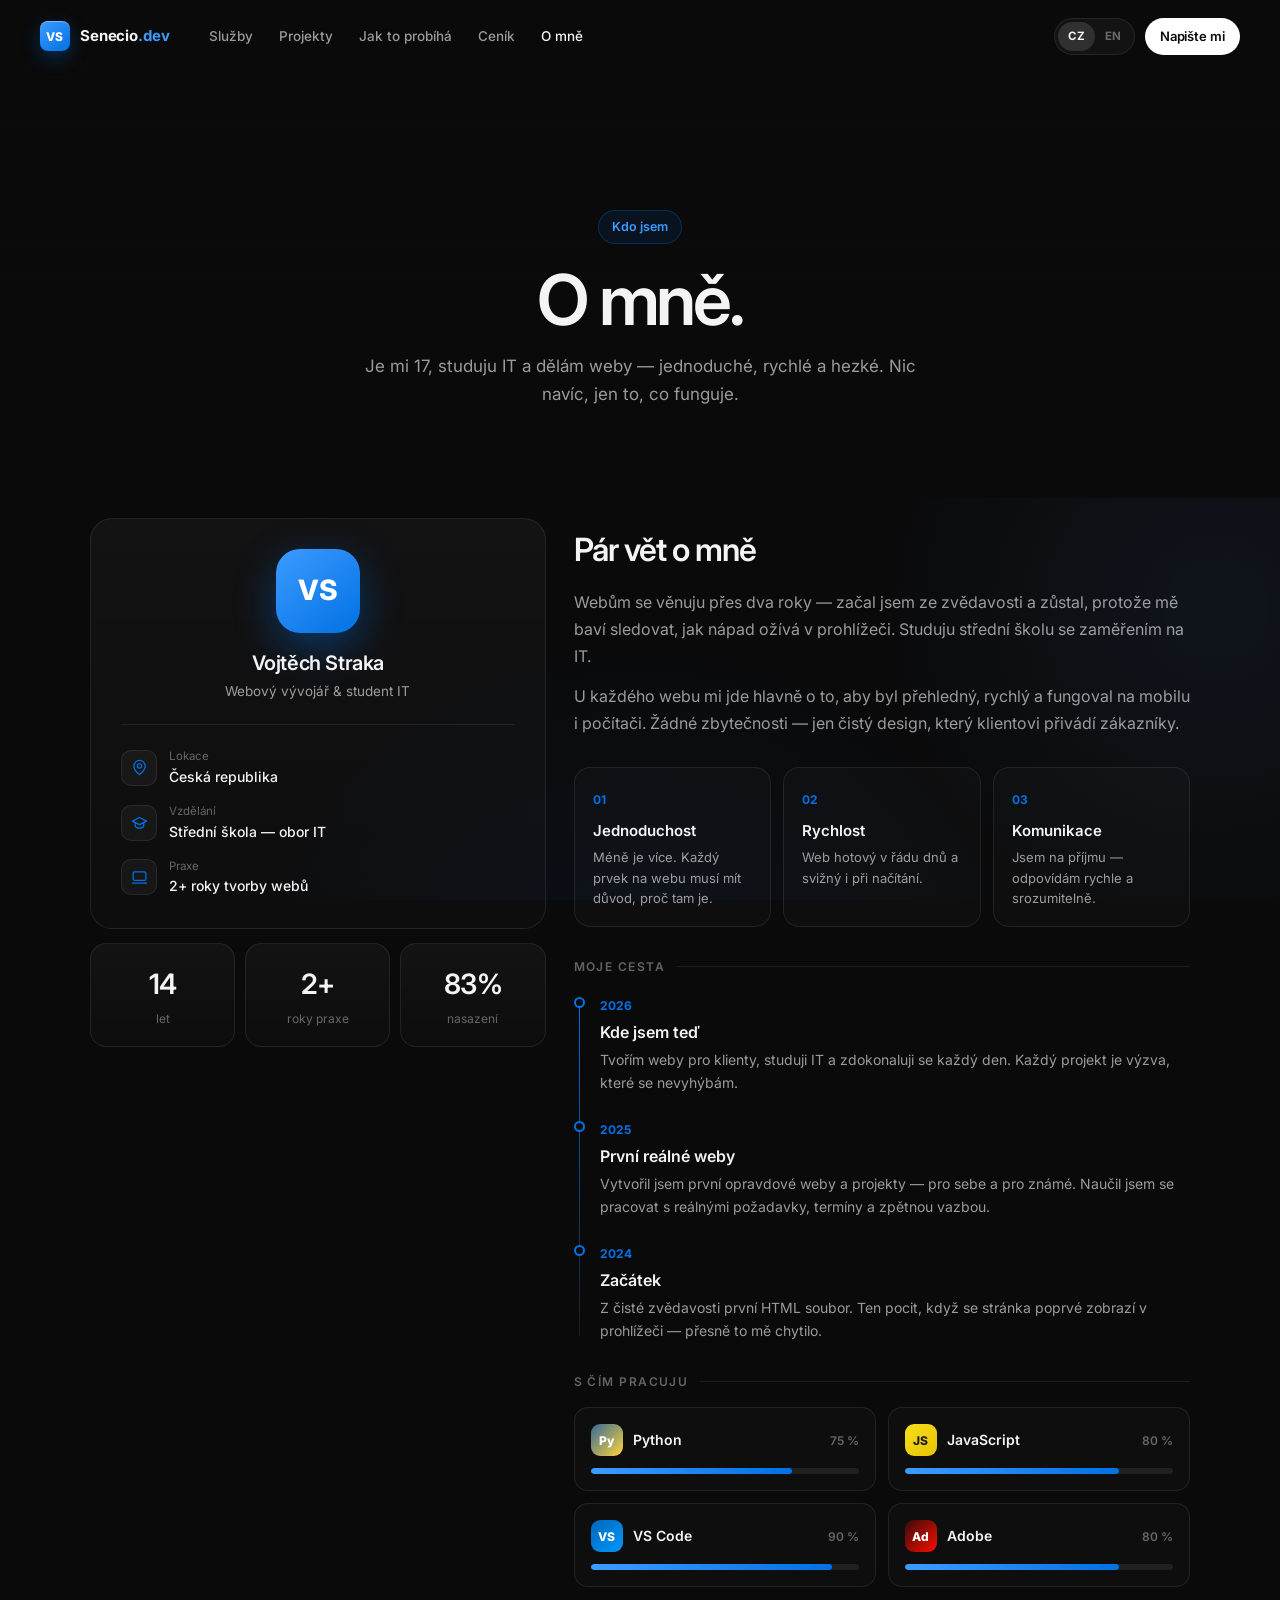
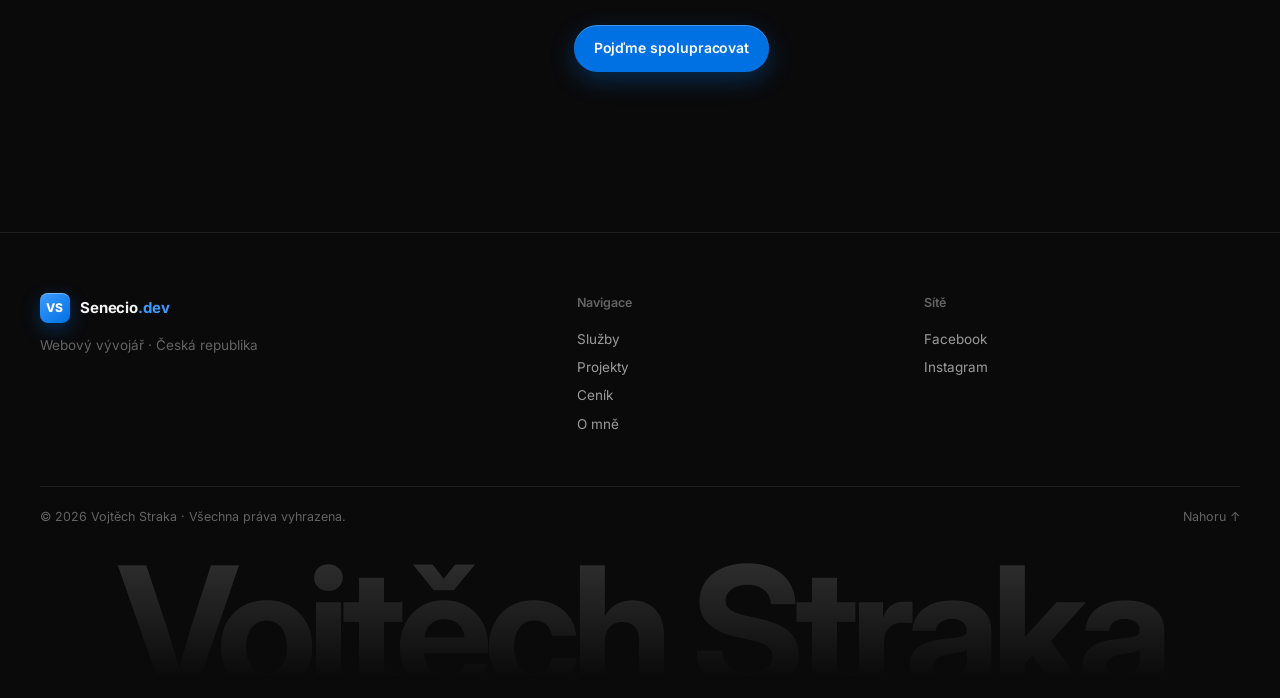
<file: about.html>
<!DOCTYPE html>
<html lang="cs">
<head>
  <meta charset="UTF-8">
  <meta name="viewport" content="width=device-width, initial-scale=1">
  <meta name="description" content="O mně — Vojtěch Straka, webový vývojář a student IT z České republiky.">
  <meta name="color-scheme" content="dark">
  <meta name="theme-color" content="#0a0a0b">
  <title>O mně — Senecio.dev</title>
  <link rel="icon" href="data:image/svg+xml,%3Csvg xmlns='http://www.w3.org/2000/svg' viewBox='0 0 64 64'%3E%3Crect width='64' height='64' rx='16' fill='%230071e3'/%3E%3Ctext x='32' y='44' font-family='Arial,sans-serif' font-size='28' font-weight='bold' fill='white' text-anchor='middle'%3EVS%3C/text%3E%3C/svg%3E">
  <link rel="preconnect" href="https://fonts.googleapis.com">
  <link rel="preconnect" href="https://fonts.gstatic.com" crossorigin>
  <link href="https://fonts.googleapis.com/css2?family=Inter:wght@400;500;600;700;800;900&display=swap" rel="stylesheet">
  <link rel="stylesheet" href="style.css">
</head>
<body>

  <div class="bg" aria-hidden="true">
    <div class="bg-blob bg-blob-1"></div>
    <div class="bg-blob bg-blob-2"></div>
    <div class="bg-blob bg-blob-3"></div>
    <div class="bg-grid"></div>
  </div>

  <nav class="island" aria-label="Hlavní navigace">
    <a href="index.html#home" class="island-logo" aria-label="Vojtěch Straka — domů"><span class="logo-mark">VS</span><span class="logo-name">Senecio<span class="dev">.dev</span></span></a>
    <div class="island-links" id="navLinks">
      <a href="index.html#services" class="island-link" data-i18n="nav.services">Služby</a>
      <a href="index.html#projects" class="island-link" data-i18n="nav.projects">Projekty</a>
      <a href="index.html#process"  class="island-link" data-i18n="nav.process">Jak to probíhá</a>
      <a href="cenik.html"          class="island-link" data-i18n="nav.pricing">Ceník</a>
      <a href="about.html"          class="island-link active" data-i18n="nav.about">O mně</a>
    </div>
    <div class="island-right">
      <div class="lang-switch" role="group" aria-label="Přepínač jazyka">
        <button type="button" class="lang-btn active" data-lang="cs">CZ</button>
        <button type="button" class="lang-btn" data-lang="en">EN</button>
      </div>
      <a href="index.html#contact" class="btn btn-white btn-sm" data-i18n="nav.cta">Napište mi</a>
      <button type="button" class="menu-btn" aria-label="Menu" aria-expanded="false" aria-controls="navLinks"><span></span></button>
    </div>
  </nav>

  <header class="page-hero has-img">
    <div class="page-hero-bg" aria-hidden="true">
      <div class="page-hero-img"></div>
      <div class="page-hero-fog"></div>
    </div>
    <div class="page-hero-inner">
      <p class="eyebrow fx d1" data-i18n="about.eyebrow">Kdo jsem</p>
      <h1 class="page-hero-title fx d2" data-i18n="about.title">O mně.</h1>
      <p class="page-hero-sub fx d3" data-i18n="about.intro">Je mi 17, studuju IT a dělám weby — jednoduché, rychlé a hezké. Nic navíc, jen to, co funguje.</p>
    </div>
  </header>

  <main>

    <section class="section" style="padding-top: 20px;">
      <div class="wrap">
        <div class="about-grid">

          <div class="about-left">
            <div class="glass card about-profile reveal">
              <div class="profile-avatar" aria-hidden="true">VS</div>
              <p class="profile-name">Vojtěch Straka</p>
              <p class="profile-role" data-i18n="about.role">Webový vývojář & student IT</p>
              <div class="profile-divider" aria-hidden="true"></div>
              <div class="profile-facts">
                <div class="profile-fact">
                  <span class="fact-icon"><svg viewBox="0 0 24 24" fill="none" stroke="currentColor" stroke-width="1.8" stroke-linecap="round" stroke-linejoin="round"><path d="M20 10c0 6-8 12-8 12s-8-6-8-12a8 8 0 0 1 16 0Z"/><circle cx="12" cy="10" r="3"/></svg></span>
                  <div>
                    <span class="fact-label" data-i18n="about.factLabel1">Lokace</span>
                    <span class="fact-val" data-i18n="about.fact1">Česká republika</span>
                  </div>
                </div>
                <div class="profile-fact">
                  <span class="fact-icon"><svg viewBox="0 0 24 24" fill="none" stroke="currentColor" stroke-width="1.8" stroke-linecap="round" stroke-linejoin="round"><path d="M22 10 12 5 2 10l10 5 10-5Z"/><path d="M6 12v5c0 1 2.5 3 6 3s6-2 6-3v-5"/></svg></span>
                  <div>
                    <span class="fact-label" data-i18n="about.factLabel2">Vzdělání</span>
                    <span class="fact-val" data-i18n="about.fact2">Střední škola — obor IT</span>
                  </div>
                </div>
                <div class="profile-fact">
                  <span class="fact-icon"><svg viewBox="0 0 24 24" fill="none" stroke="currentColor" stroke-width="1.8" stroke-linecap="round" stroke-linejoin="round"><rect x="3" y="4" width="18" height="12" rx="2"/><path d="M2 20h20"/></svg></span>
                  <div>
                    <span class="fact-label" data-i18n="about.factLabel4">Praxe</span>
                    <span class="fact-val" data-i18n="about.fact4">2+ roky tvorby webů</span>
                  </div>
                </div>
              </div>
            </div>

            <div class="about-stats reveal" style="--d:.1s">
              <div class="glass about-stat">
                <span class="stat-num" data-count="17">0</span>
                <span class="stat-label" data-i18n="about.stat1">let</span>
              </div>
              <div class="glass about-stat">
                <span class="stat-num" data-count="2" data-suffix="+">0</span>
                <span class="stat-label" data-i18n="about.stat2">roky praxe</span>
              </div>
              <div class="glass about-stat">
                <span class="stat-num" data-count="100" data-suffix="%">0</span>
                <span class="stat-label" data-i18n="about.stat3">nasazení</span>
              </div>
            </div>
          </div>

          <div class="about-right">
            <div class="about-bio reveal">
              <h2 class="about-h2" data-i18n="about.bioTitle">Pár vět o mně</h2>
              <p data-i18n="about.bio1">Webům se věnuju přes dva roky — začal jsem ze zvědavosti a zůstal, protože mě baví sledovat, jak nápad ožívá v prohlížeči. Studuju střední školu se zaměřením na IT.</p>
              <p data-i18n="about.bio2">U každého webu mi jde hlavně o to, aby byl přehledný, rychlý a fungoval na mobilu i počítači. Žádné zbytečnosti — jen čistý design, který klientovi přivádí zákazníky.</p>
            </div>

            <div class="about-approach reveal" style="--d:.06s">
              <div class="appr"><span class="appr-n">01</span><b data-i18n="about.a1t">Jednoduchost</b><p data-i18n="about.a1d">Méně je více. Každý prvek na webu musí mít důvod, proč tam je.</p></div>
              <div class="appr"><span class="appr-n">02</span><b data-i18n="about.a2t">Rychlost</b><p data-i18n="about.a2d">Web hotový v řádu dnů a svižný i při načítání.</p></div>
              <div class="appr"><span class="appr-n">03</span><b data-i18n="about.a3t">Komunikace</b><p data-i18n="about.a3d">Jsem na příjmu — odpovídám rychle a srozumitelně.</p></div>
            </div>

            <h3 class="about-sub reveal" data-i18n="about.journey">Moje cesta</h3>
            <div class="timeline reveal" style="--d:.06s">
              <div class="timeline-item">
                <div class="timeline-dot"></div>
                <div class="timeline-body">
                  <span class="timeline-year">2026</span>
                  <h4 data-i18n="about.t1.title">Kde jsem teď</h4>
                  <p data-i18n="about.t1.desc">Tvořím weby pro klienty, studuji IT a zdokonaluji se každý den. Každý projekt je výzva, které se nevyhýbám.</p>
                </div>
              </div>
              <div class="timeline-item">
                <div class="timeline-dot"></div>
                <div class="timeline-body">
                  <span class="timeline-year">2025</span>
                  <h4 data-i18n="about.t2.title">První reálné weby</h4>
                  <p data-i18n="about.t2.desc">Vytvořil jsem první opravdové weby a projekty — pro sebe a pro známé. Naučil jsem se pracovat s reálnými požadavky, termíny a zpětnou vazbou.</p>
                </div>
              </div>
              <div class="timeline-item">
                <div class="timeline-dot"></div>
                <div class="timeline-body">
                  <span class="timeline-year">2024</span>
                  <h4 data-i18n="about.t3.title">Začátek</h4>
                  <p data-i18n="about.t3.desc">Z čisté zvědavosti první HTML soubor. Ten pocit, když se stránka poprvé zobrazí v prohlížeči — přesně to mě chytilo.</p>
                </div>
              </div>
            </div>

            <h3 class="about-sub reveal" data-i18n="about.tools">S čím pracuju</h3>
            <div class="skill-boxes reveal" style="--d:.06s">
              <div class="skill-box" style="--level:75%">
                <div class="skill-box-top">
                  <span class="tile tile-py">Py</span>
                  <span class="skill-box-name">Python</span>
                  <span class="skill-box-pct">75 %</span>
                </div>
                <div class="bar"><div class="bar-fill"></div></div>
              </div>
              <div class="skill-box" style="--level:80%">
                <div class="skill-box-top">
                  <span class="tile tile-js">JS</span>
                  <span class="skill-box-name">JavaScript</span>
                  <span class="skill-box-pct">80 %</span>
                </div>
                <div class="bar"><div class="bar-fill"></div></div>
              </div>
              <div class="skill-box" style="--level:90%">
                <div class="skill-box-top">
                  <span class="tile tile-vs">VS</span>
                  <span class="skill-box-name">VS Code</span>
                  <span class="skill-box-pct">90 %</span>
                </div>
                <div class="bar"><div class="bar-fill"></div></div>
              </div>
              <div class="skill-box" style="--level:80%">
                <div class="skill-box-top">
                  <span class="tile tile-ad">Ad</span>
                  <span class="skill-box-name">Adobe</span>
                  <span class="skill-box-pct">80 %</span>
                </div>
                <div class="bar"><div class="bar-fill"></div></div>
              </div>
            </div>

            <a href="index.html#contact" class="btn btn-primary" style="margin-top:8px; align-self:flex-start;" data-i18n="about.cta">Pojďme spolupracovat</a>
          </div>

        </div>
      </div>
    </section>

  </main>

  <footer class="footer">
    <div class="footer-inner">
      <div>
        <a href="index.html#home" class="island-logo"><span class="logo-mark">VS</span><span class="logo-name">Senecio<span class="dev">.dev</span></span></a>
        <p class="footer-desc" data-i18n="footer.desc">Webový vývojář · Česká republika</p>
      </div>
      <div class="footer-col">
        <h6 data-i18n="footer.nav">Navigace</h6>
        <a href="index.html#services" data-i18n="nav.services">Služby</a>
        <a href="index.html#projects" data-i18n="nav.projects">Projekty</a>
        <a href="cenik.html" data-i18n="nav.pricing">Ceník</a>
        <a href="about.html" data-i18n="nav.about">O mně</a>
      </div>
      <div class="footer-col">
        <h6 data-i18n="footer.social">Sítě</h6>
        <a href="https://www.facebook.com/profile.php?id=61591118077606" target="_blank" rel="noopener">Facebook</a>
        <a href="https://www.instagram.com/senecio.dev/" target="_blank" rel="noopener">Instagram</a>
      </div>
    </div>
    <div class="footer-bottom">
      <span>© <span id="year">2026</span> Vojtěch Straka · <span data-i18n="footer.rights">Všechna práva vyhrazena.</span></span>
      <a href="#" data-i18n="footer.top">Nahoru ↑</a>
    </div>
    <div class="footer-big" aria-hidden="true">Vojtěch Straka</div>
  </footer>

  <noscript>
    <style>.reveal{opacity:1!important;transform:none!important}.fx{animation:none!important;opacity:1!important}</style>
  </noscript>
  <script src="script.js"></script>
</body>
</html>
</file>
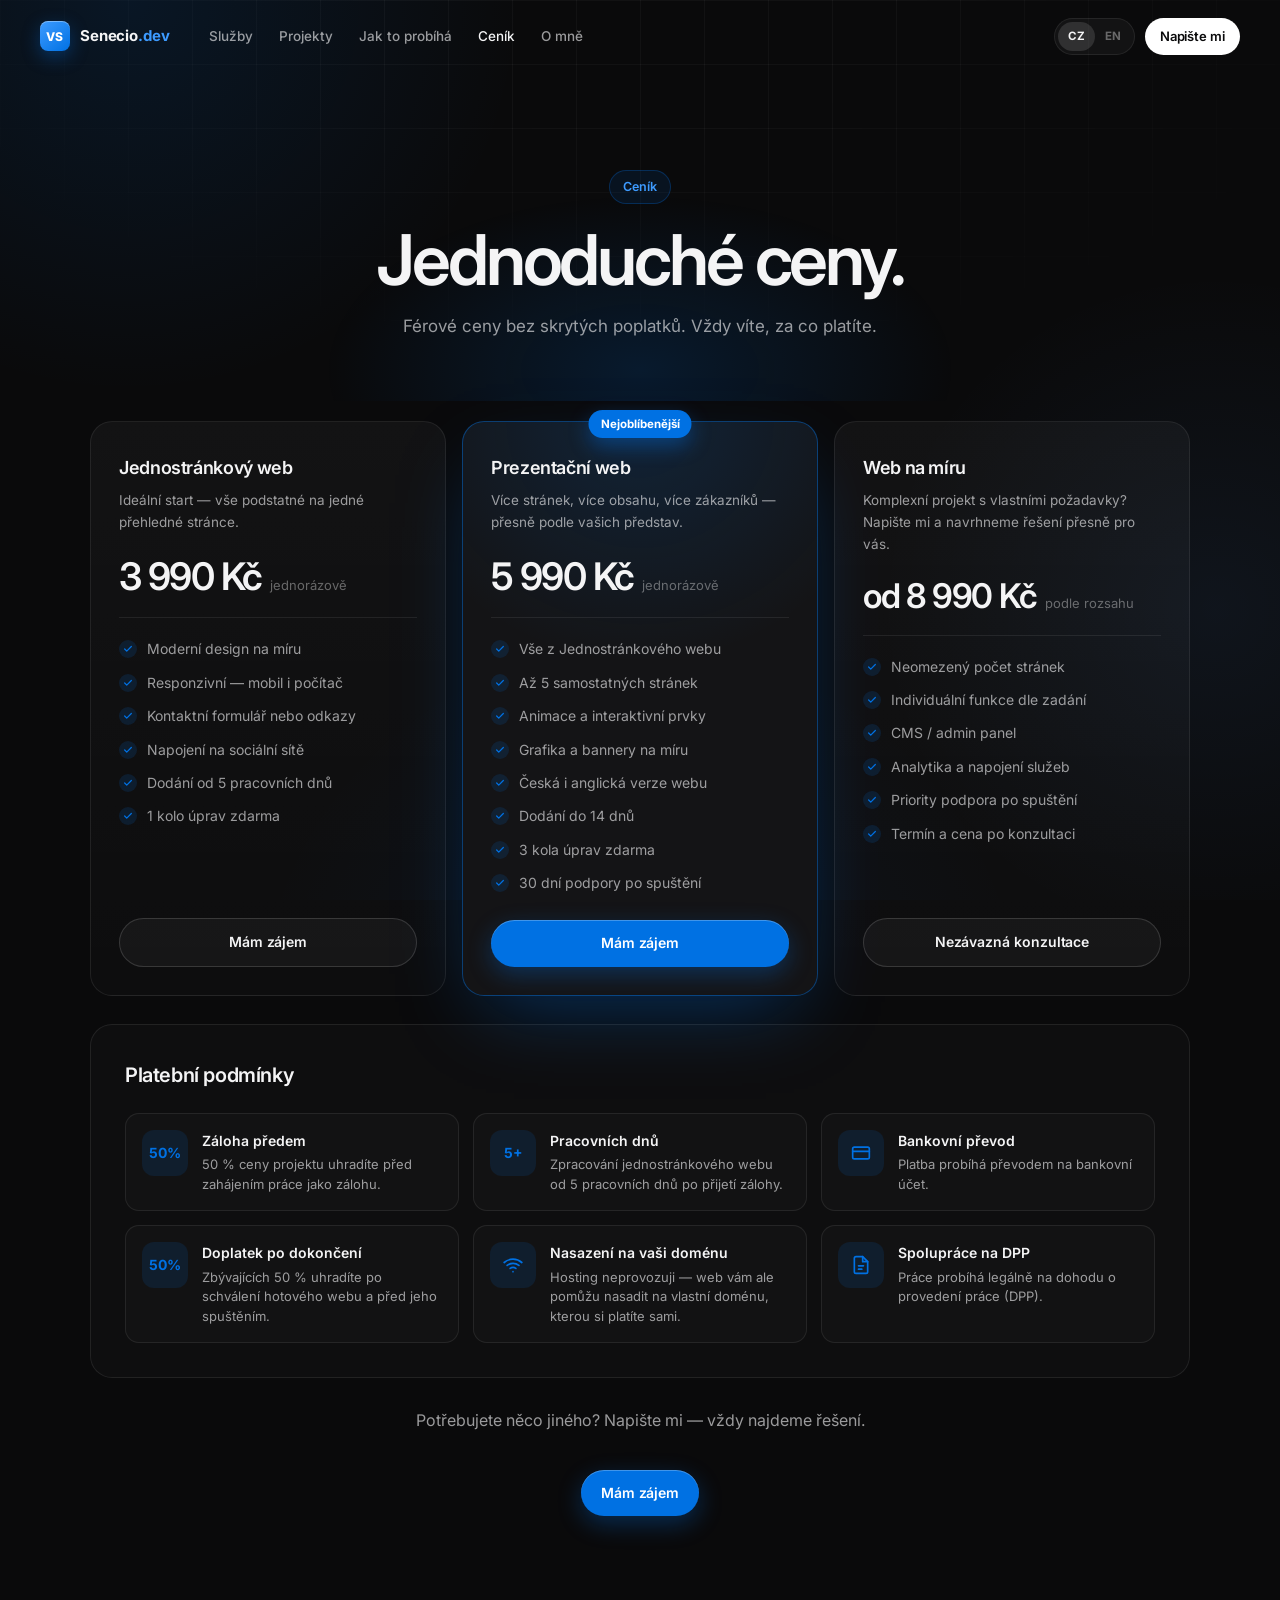
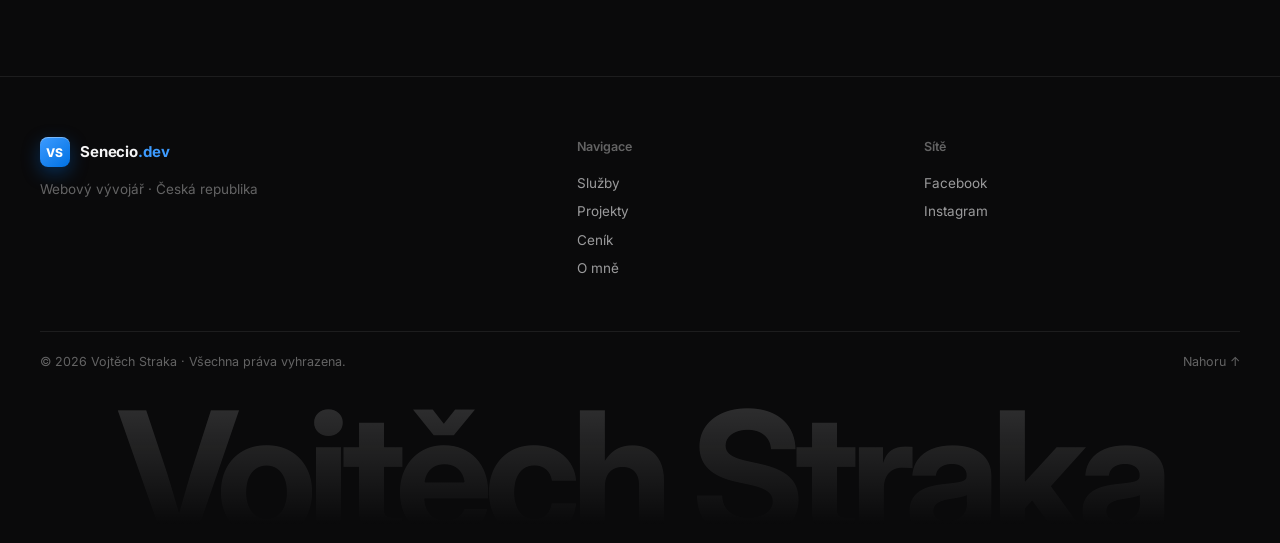
<file: cenik.html>
<!DOCTYPE html>
<html lang="cs">
<head>
  <meta charset="UTF-8">
  <meta name="viewport" content="width=device-width, initial-scale=1">
  <meta name="description" content="Ceník tvorby webových stránek — jednoduché ceny, platební podmínky a ukázka zdarma.">
  <meta name="color-scheme" content="dark">
  <meta name="theme-color" content="#0a0a0b">
  <title>Ceník — Senecio.dev</title>
  <link rel="icon" href="data:image/svg+xml,%3Csvg xmlns='http://www.w3.org/2000/svg' viewBox='0 0 64 64'%3E%3Crect width='64' height='64' rx='16' fill='%230071e3'/%3E%3Ctext x='32' y='44' font-family='Arial,sans-serif' font-size='28' font-weight='bold' fill='white' text-anchor='middle'%3EVS%3C/text%3E%3C/svg%3E">
  <link rel="preconnect" href="https://fonts.googleapis.com">
  <link rel="preconnect" href="https://fonts.gstatic.com" crossorigin>
  <link href="https://fonts.googleapis.com/css2?family=Inter:wght@400;500;600;700;800;900&display=swap" rel="stylesheet">
  <link rel="stylesheet" href="style.css">
</head>
<body>

  <div class="bg" aria-hidden="true">
    <div class="bg-blob bg-blob-1"></div>
    <div class="bg-blob bg-blob-2"></div>
    <div class="bg-blob bg-blob-3"></div>
    <div class="bg-grid"></div>
  </div>
  <div class="page-photo" aria-hidden="true"></div>

  <nav class="island" aria-label="Hlavní navigace">
    <a href="index.html#home" class="island-logo" aria-label="Vojtěch Straka — domů"><span class="logo-mark">VS</span><span class="logo-name">Senecio<span class="dev">.dev</span></span></a>
    <div class="island-links" id="navLinks">
      <a href="index.html#services" class="island-link" data-i18n="nav.services">Služby</a>
      <a href="index.html#projects" class="island-link" data-i18n="nav.projects">Projekty</a>
      <a href="index.html#process"  class="island-link" data-i18n="nav.process">Jak to probíhá</a>
      <a href="cenik.html"          class="island-link active" data-i18n="nav.pricing">Ceník</a>
      <a href="about.html"          class="island-link" data-i18n="nav.about">O mně</a>
    </div>
    <div class="island-right">
      <div class="lang-switch" role="group" aria-label="Přepínač jazyka">
        <button type="button" class="lang-btn active" data-lang="cs">CZ</button>
        <button type="button" class="lang-btn" data-lang="en">EN</button>
      </div>
      <a href="index.html#contact" class="btn btn-white btn-sm" data-i18n="nav.cta">Napište mi</a>
      <button type="button" class="menu-btn" aria-label="Menu" aria-expanded="false" aria-controls="navLinks"><span></span></button>
    </div>
  </nav>

  <header class="page-hero">
    <div class="page-hero-inner">
      <p class="eyebrow fx d1" data-i18n="pricing.eyebrow">Ceník</p>
      <h1 class="page-hero-title fx d2" data-i18n="pricing.title">Jednoduché ceny.</h1>
      <p class="page-hero-sub fx d3" data-i18n="pricing.sub">Férové ceny bez skrytých poplatků. Vždy víte, za co platíte.</p>
    </div>
  </header>

  <main>

    <section class="section" style="padding-top: 20px;">
      <div class="wrap">

        <div class="pricing-grid">

          <div class="glass card plan reveal">
            <h3 class="plan-name" data-i18n="plan1.name">Jednostránkový web</h3>
            <p class="plan-desc" data-i18n="plan1.desc">Ideální start — vše podstatné na jedné přehledné stránce.</p>
            <div class="plan-price">
              <span class="price" data-i18n="plan1.price">3 990 Kč</span>
              <span class="per" data-i18n="plan1.per">jednorázově</span>
            </div>
            <ul class="plan-features">
              <li><span class="check"><svg viewBox="0 0 24 24" fill="none" stroke="currentColor" stroke-width="3" stroke-linecap="round" stroke-linejoin="round"><path d="M20 6 9 17l-5-5"/></svg></span><span data-i18n="plan1.f1">Moderní design na míru</span></li>
              <li><span class="check"><svg viewBox="0 0 24 24" fill="none" stroke="currentColor" stroke-width="3" stroke-linecap="round" stroke-linejoin="round"><path d="M20 6 9 17l-5-5"/></svg></span><span data-i18n="plan1.f2">Responzivní — mobil i počítač</span></li>
              <li><span class="check"><svg viewBox="0 0 24 24" fill="none" stroke="currentColor" stroke-width="3" stroke-linecap="round" stroke-linejoin="round"><path d="M20 6 9 17l-5-5"/></svg></span><span data-i18n="plan1.f3">Kontaktní formulář nebo odkazy</span></li>
              <li><span class="check"><svg viewBox="0 0 24 24" fill="none" stroke="currentColor" stroke-width="3" stroke-linecap="round" stroke-linejoin="round"><path d="M20 6 9 17l-5-5"/></svg></span><span data-i18n="plan1.f4">Napojení na sociální sítě</span></li>
              <li><span class="check"><svg viewBox="0 0 24 24" fill="none" stroke="currentColor" stroke-width="3" stroke-linecap="round" stroke-linejoin="round"><path d="M20 6 9 17l-5-5"/></svg></span><span data-i18n="plan1.f5">Dodání od 5 pracovních dnů</span></li>
              <li><span class="check"><svg viewBox="0 0 24 24" fill="none" stroke="currentColor" stroke-width="3" stroke-linecap="round" stroke-linejoin="round"><path d="M20 6 9 17l-5-5"/></svg></span><span data-i18n="plan1.f6">1 kolo úprav zdarma</span></li>
            </ul>
            <a href="index.html#contact" class="btn btn-glass btn-block" data-i18n="pricing.cta">Mám zájem</a>
          </div>

          <div class="glass card plan featured reveal" style="--d:.12s">
            <span class="plan-badge" data-i18n="plan2.badge">Nejoblíbenější</span>
            <h3 class="plan-name" data-i18n="plan2.name">Prezentační web</h3>
            <p class="plan-desc" data-i18n="plan2.desc">Více stránek, více obsahu, více zákazníků — přesně podle vašich představ.</p>
            <div class="plan-price">
              <span class="price" data-i18n="plan2.price">5 990 Kč</span>
              <span class="per" data-i18n="plan2.per">jednorázově</span>
            </div>
            <ul class="plan-features">
              <li><span class="check"><svg viewBox="0 0 24 24" fill="none" stroke="currentColor" stroke-width="3" stroke-linecap="round" stroke-linejoin="round"><path d="M20 6 9 17l-5-5"/></svg></span><span data-i18n="plan2.f1">Vše z Jednostránkového webu</span></li>
              <li><span class="check"><svg viewBox="0 0 24 24" fill="none" stroke="currentColor" stroke-width="3" stroke-linecap="round" stroke-linejoin="round"><path d="M20 6 9 17l-5-5"/></svg></span><span data-i18n="plan2.f2">Až 5 samostatných stránek</span></li>
              <li><span class="check"><svg viewBox="0 0 24 24" fill="none" stroke="currentColor" stroke-width="3" stroke-linecap="round" stroke-linejoin="round"><path d="M20 6 9 17l-5-5"/></svg></span><span data-i18n="plan2.f3">Animace a interaktivní prvky</span></li>
              <li><span class="check"><svg viewBox="0 0 24 24" fill="none" stroke="currentColor" stroke-width="3" stroke-linecap="round" stroke-linejoin="round"><path d="M20 6 9 17l-5-5"/></svg></span><span data-i18n="plan2.f4">Grafika a bannery na míru</span></li>
              <li><span class="check"><svg viewBox="0 0 24 24" fill="none" stroke="currentColor" stroke-width="3" stroke-linecap="round" stroke-linejoin="round"><path d="M20 6 9 17l-5-5"/></svg></span><span data-i18n="plan2.f5">Česká i anglická verze webu</span></li>
              <li><span class="check"><svg viewBox="0 0 24 24" fill="none" stroke="currentColor" stroke-width="3" stroke-linecap="round" stroke-linejoin="round"><path d="M20 6 9 17l-5-5"/></svg></span><span data-i18n="plan2.f6">Dodání do 14 dnů</span></li>
              <li><span class="check"><svg viewBox="0 0 24 24" fill="none" stroke="currentColor" stroke-width="3" stroke-linecap="round" stroke-linejoin="round"><path d="M20 6 9 17l-5-5"/></svg></span><span data-i18n="plan2.f7">3 kola úprav zdarma</span></li>
              <li><span class="check"><svg viewBox="0 0 24 24" fill="none" stroke="currentColor" stroke-width="3" stroke-linecap="round" stroke-linejoin="round"><path d="M20 6 9 17l-5-5"/></svg></span><span data-i18n="plan2.f8">30 dní podpory po spuštění</span></li>
            </ul>
            <a href="index.html#contact" class="btn btn-primary btn-block" data-i18n="pricing.cta">Mám zájem</a>
          </div>

          <div class="glass card plan plan-custom reveal" style="--d:.24s">
            <h3 class="plan-name" data-i18n="plan3.name">Web na míru</h3>
            <p class="plan-desc" data-i18n="plan3.desc">Komplexní projekt s vlastními požadavky? Napište mi a navrhneme řešení přesně pro vás.</p>
            <div class="plan-price">
              <span class="price range" data-i18n="plan3.price">od 8 990 Kč</span>
              <span class="per" data-i18n="plan3.per">podle rozsahu</span>
            </div>
            <ul class="plan-features">
              <li><span class="check"><svg viewBox="0 0 24 24" fill="none" stroke="currentColor" stroke-width="3" stroke-linecap="round" stroke-linejoin="round"><path d="M20 6 9 17l-5-5"/></svg></span><span data-i18n="plan3.f1">Neomezený počet stránek</span></li>
              <li><span class="check"><svg viewBox="0 0 24 24" fill="none" stroke="currentColor" stroke-width="3" stroke-linecap="round" stroke-linejoin="round"><path d="M20 6 9 17l-5-5"/></svg></span><span data-i18n="plan3.f2">Individuální funkce dle zadání</span></li>
              <li><span class="check"><svg viewBox="0 0 24 24" fill="none" stroke="currentColor" stroke-width="3" stroke-linecap="round" stroke-linejoin="round"><path d="M20 6 9 17l-5-5"/></svg></span><span data-i18n="plan3.f3">CMS / admin panel</span></li>
              <li><span class="check"><svg viewBox="0 0 24 24" fill="none" stroke="currentColor" stroke-width="3" stroke-linecap="round" stroke-linejoin="round"><path d="M20 6 9 17l-5-5"/></svg></span><span data-i18n="plan3.f4">Analytika a napojení služeb</span></li>
              <li><span class="check"><svg viewBox="0 0 24 24" fill="none" stroke="currentColor" stroke-width="3" stroke-linecap="round" stroke-linejoin="round"><path d="M20 6 9 17l-5-5"/></svg></span><span data-i18n="plan3.f5">Priority podpora po spuštění</span></li>
              <li><span class="check"><svg viewBox="0 0 24 24" fill="none" stroke="currentColor" stroke-width="3" stroke-linecap="round" stroke-linejoin="round"><path d="M20 6 9 17l-5-5"/></svg></span><span data-i18n="plan3.f6">Termín a cena po konzultaci</span></li>
            </ul>
            <a href="index.html#contact" class="btn btn-glass btn-block" data-i18n="plan3.cta">Nezávazná konzultace</a>
          </div>

        </div>

        <div class="payment-terms reveal">
          <h3 class="payment-title" data-i18n="payment.title">Platební podmínky</h3>
          <div class="payment-grid">
            <div class="payment-item">
              <div class="payment-num">50%</div>
              <div class="payment-text">
                <strong data-i18n="payment.deposit.label">Záloha předem</strong>
                <span data-i18n="payment.deposit.desc">50 % ceny projektu uhradíte před zahájením práce jako zálohu.</span>
              </div>
            </div>
            <div class="payment-item">
              <div class="payment-num">5+</div>
              <div class="payment-text">
                <strong data-i18n="payment.time.label">Pracovních dnů</strong>
                <span data-i18n="payment.time.desc">Zpracování jednostránkového webu od 5 pracovních dnů po přijetí zálohy.</span>
              </div>
            </div>
            <div class="payment-item">
              <div class="payment-num">
                <svg viewBox="0 0 24 24" fill="none" stroke="currentColor" stroke-width="2" stroke-linecap="round" stroke-linejoin="round"><rect x="2" y="5" width="20" height="14" rx="2"/><path d="M2 10h20"/></svg>
              </div>
              <div class="payment-text">
                <strong data-i18n="payment.transfer.label">Bankovní převod</strong>
                <span data-i18n="payment.transfer.desc">Platba probíhá převodem na bankovní účet.</span>
              </div>
            </div>
            <div class="payment-item">
              <div class="payment-num">50%</div>
              <div class="payment-text">
                <strong data-i18n="payment.final.label">Doplatek po dokončení</strong>
                <span data-i18n="payment.final.desc">Zbývajících 50 % uhradíte po schválení hotového webu a před jeho spuštěním.</span>
              </div>
            </div>
            <div class="payment-item">
              <div class="payment-num">
                <svg viewBox="0 0 24 24" fill="none" stroke="currentColor" stroke-width="2" stroke-linecap="round" stroke-linejoin="round"><path d="M5 12.55a11 11 0 0 1 14.08 0"/><path d="M1.42 9a16 16 0 0 1 21.16 0"/><path d="M8.53 16.11a6 6 0 0 1 6.95 0"/><line x1="12" y1="20" x2="12.01" y2="20"/></svg>
              </div>
              <div class="payment-text">
                <strong data-i18n="payment.hosting.label">Nasazení na vaši doménu</strong>
                <span data-i18n="payment.hosting.desc">Hosting neprovozuji — web vám ale pomůžu nasadit na vlastní doménu, kterou si platíte sami.</span>
              </div>
            </div>
            <div class="payment-item">
              <div class="payment-num">
                <svg viewBox="0 0 24 24" fill="none" stroke="currentColor" stroke-width="2" stroke-linecap="round" stroke-linejoin="round"><path d="M14 2H6a2 2 0 0 0-2 2v16a2 2 0 0 0 2 2h12a2 2 0 0 0 2-2V8z"/><path d="M14 2v6h6"/><path d="M9 13h6M9 17h4"/></svg>
              </div>
              <div class="payment-text">
                <strong data-i18n="payment.dpp.label">Spolupráce na DPP</strong>
                <span data-i18n="payment.dpp.desc">Práce probíhá legálně na dohodu o provedení práce (DPP).</span>
              </div>
            </div>
          </div>
        </div>

        <p class="pricing-note reveal" data-i18n="pricing.note">Potřebujete něco jiného? Napište mi — vždy najdeme řešení.</p>

        <div style="text-align:center; margin-top:36px;">
          <a href="index.html#contact" class="btn btn-primary" data-i18n="pricing.cta">Mám zájem</a>
        </div>

      </div>
    </section>

  </main>

  <footer class="footer">
    <div class="footer-inner">
      <div>
        <a href="index.html#home" class="island-logo"><span class="logo-mark">VS</span><span class="logo-name">Senecio<span class="dev">.dev</span></span></a>
        <p class="footer-desc" data-i18n="footer.desc">Webový vývojář · Česká republika</p>
      </div>
      <div class="footer-col">
        <h6 data-i18n="footer.nav">Navigace</h6>
        <a href="index.html#services" data-i18n="nav.services">Služby</a>
        <a href="index.html#projects" data-i18n="nav.projects">Projekty</a>
        <a href="cenik.html" data-i18n="nav.pricing">Ceník</a>
        <a href="about.html" data-i18n="nav.about">O mně</a>
      </div>
      <div class="footer-col">
        <h6 data-i18n="footer.social">Sítě</h6>
        <a href="https://www.facebook.com/profile.php?id=61591118077606" target="_blank" rel="noopener">Facebook</a>
        <a href="https://www.instagram.com/senecio.dev/" target="_blank" rel="noopener">Instagram</a>
      </div>
    </div>
    <div class="footer-bottom">
      <span>© <span id="year">2026</span> Vojtěch Straka · <span data-i18n="footer.rights">Všechna práva vyhrazena.</span></span>
      <a href="#" data-i18n="footer.top">Nahoru ↑</a>
    </div>
    <div class="footer-big" aria-hidden="true">Vojtěch Straka</div>
  </footer>

  <noscript>
    <style>.reveal{opacity:1!important;transform:none!important}.fx{animation:none!important;opacity:1!important}</style>
  </noscript>
  <script src="script.js"></script>
</body>
</html>
</file>
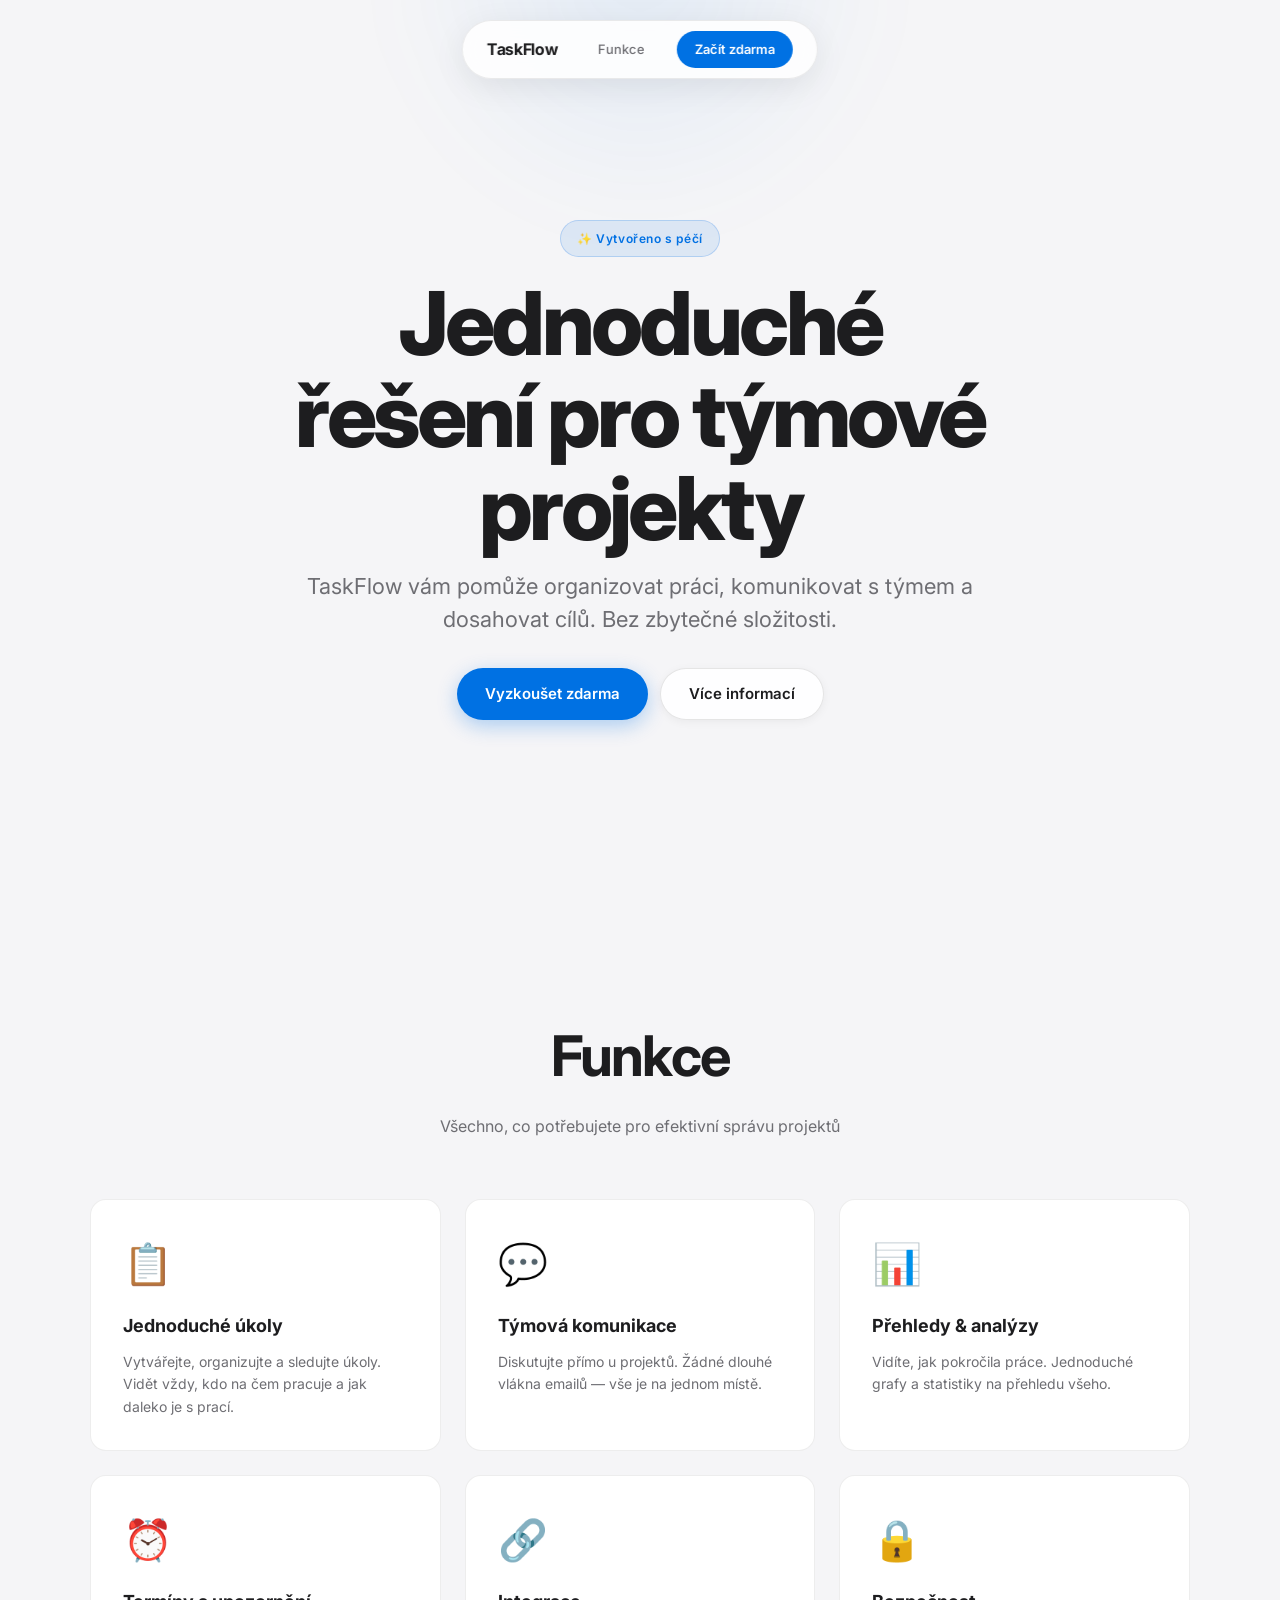
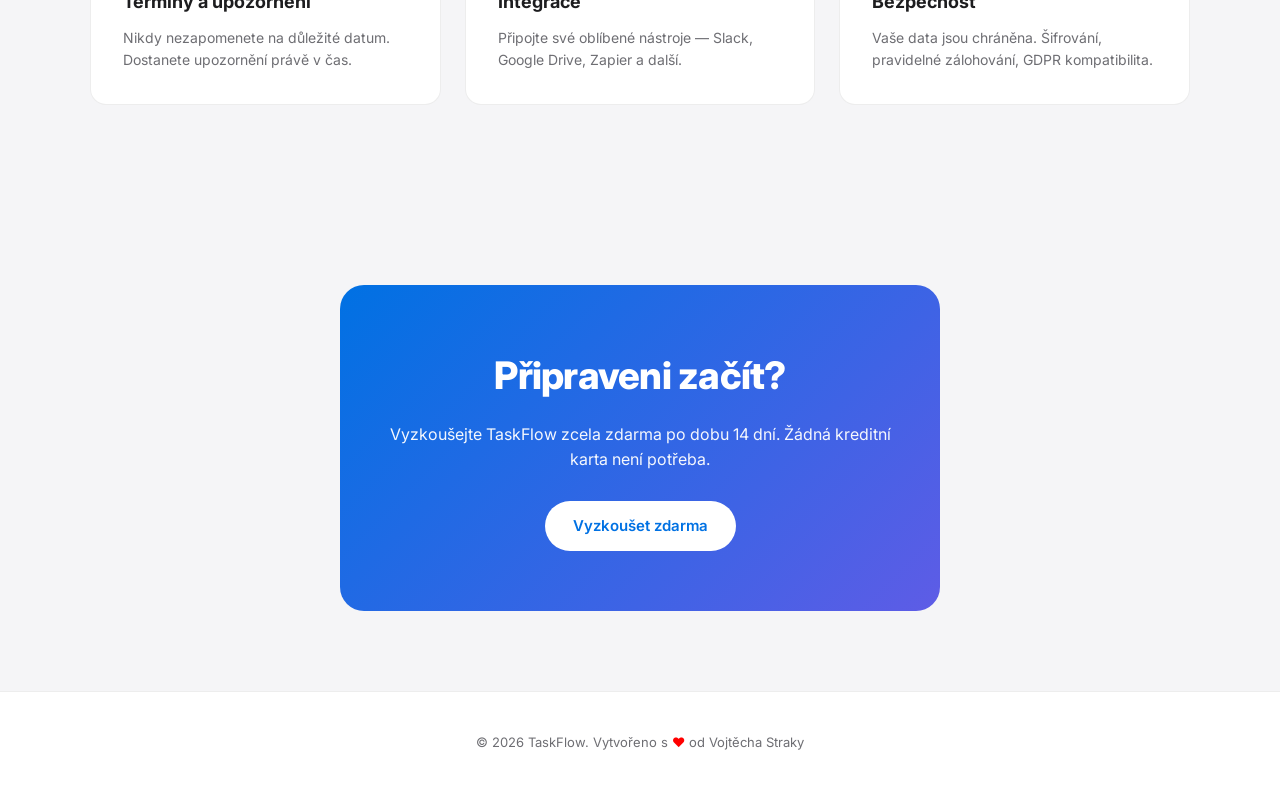
<file: demo.html>
<!DOCTYPE html>
<html lang="cs">
<head>
  <meta charset="UTF-8">
  <meta name="viewport" content="width=device-width, initial-scale=1">
  <meta name="description" content="TaskFlow — jednoduché řešení pro správu týmových projektů.">
  <meta name="color-scheme" content="light">
  <title>TaskFlow — Správa projektů</title>
  <link rel="preconnect" href="https://fonts.googleapis.com">
  <link rel="preconnect" href="https://fonts.gstatic.com" crossorigin>
  <link href="https://fonts.googleapis.com/css2?family=Inter:wght@400;500;600;700;800;900&display=swap" rel="stylesheet">
  <style>
    :root {
      --bg: #f5f5f7;
      --surface: #ffffff;
      --text: #1d1d1f;
      --text-dim: #6e6e73;
      --blue: #0071e3;
      --blue-soft: rgba(0, 113, 227, 0.1);
      --radius: 16px;
      --ease: cubic-bezier(0.22, 1, 0.36, 1);
      --font: -apple-system, BlinkMacSystemFont, "SF Pro Display", "Inter", sans-serif;
    }

    * { margin: 0; padding: 0; box-sizing: border-box; }

    html {
      scroll-behavior: smooth;
      scroll-padding-top: 80px;
    }

    body {
      font-family: var(--font);
      background: var(--bg);
      color: var(--text);
      line-height: 1.6;
      -webkit-font-smoothing: antialiased;
    }

    a { color: inherit; text-decoration: none; }
    button { font: inherit; color: inherit; background: none; border: none; cursor: pointer; }
    img { display: block; max-width: 100%; }

    nav {
      position: fixed;
      top: 20px;
      left: 50%;
      transform: translateX(-50%);
      z-index: 100;
      display: flex;
      align-items: center;
      gap: 10px;
      padding: 10px 24px;
      border-radius: 999px;
      background: rgba(255, 255, 255, 0.85);
      backdrop-filter: blur(20px);
      border: 1px solid rgba(0, 0, 0, 0.08);
      box-shadow: 0 8px 32px rgba(0, 0, 0, 0.08);
    }

    .logo {
      font-weight: 700;
      font-size: 16px;
      letter-spacing: -0.02em;
      color: var(--text);
      margin-right: 16px;
    }

    nav a {
      padding: 8px 14px;
      border-radius: 8px;
      font-size: 13px;
      font-weight: 500;
      color: var(--text-dim);
      transition: all 0.25s ease;
    }

    nav a:hover {
      color: var(--text);
      background: rgba(0, 0, 0, 0.05);
    }

    .nav-btn {
      padding: 8px 18px;
      background: var(--blue);
      color: #fff;
      border-radius: 999px;
      font-weight: 600;
      margin-left: 8px;
      transition: all 0.3s ease;
    }

    .nav-btn:hover {
      background: #0077ed;
      transform: translateY(-2px);
    }

    .hero {
      min-height: 100vh;
      display: flex;
      flex-direction: column;
      align-items: center;
      justify-content: center;
      text-align: center;
      padding: 120px 24px 80px;
      position: relative;
      overflow: hidden;
    }

    .hero::before {
      content: '';
      position: absolute;
      top: -30%;
      left: 50%;
      transform: translateX(-50%);
      width: 500px;
      height: 500px;
      background: radial-gradient(circle, rgba(0, 113, 227, 0.08) 0%, transparent 70%);
      filter: blur(40px);
      pointer-events: none;
    }

    .hero-content {
      position: relative;
      z-index: 1;
      max-width: 720px;
      animation: slideUp 0.8s var(--ease) both;
    }

    .chip {
      display: inline-block;
      padding: 8px 16px;
      background: rgba(0, 113, 227, 0.1);
      border: 1px solid rgba(0, 113, 227, 0.2);
      border-radius: 999px;
      font-size: 12px;
      font-weight: 600;
      color: var(--blue);
      margin-bottom: 20px;
      letter-spacing: 0.05em;
    }

    h1 {
      font-size: clamp(44px, 8vw, 88px);
      font-weight: 800;
      letter-spacing: -0.04em;
      line-height: 1.05;
      margin-bottom: 16px;
    }

    .subtitle {
      font-size: clamp(16px, 2vw, 22px);
      color: var(--text-dim);
      margin-bottom: 32px;
      line-height: 1.5;
    }

    .cta-group {
      display: flex;
      justify-content: center;
      gap: 12px;
      flex-wrap: wrap;
    }

    .btn {
      padding: 13px 28px;
      border-radius: 999px;
      font-weight: 600;
      font-size: 15px;
      transition: all 0.3s ease;
      display: inline-block;
    }

    .btn-primary {
      background: var(--blue);
      color: #fff;
      box-shadow: 0 6px 20px rgba(0, 113, 227, 0.3);
    }

    .btn-primary:hover {
      background: #0077ed;
      transform: translateY(-2px);
      box-shadow: 0 8px 28px rgba(0, 113, 227, 0.4);
    }

    .btn-secondary {
      background: rgba(255, 255, 255, 0.9);
      border: 1px solid rgba(0, 0, 0, 0.1);
      color: var(--text);
      box-shadow: 0 2px 10px rgba(0, 0, 0, 0.05);
    }

    .btn-secondary:hover {
      background: #fff;
      transform: translateY(-2px);
      box-shadow: 0 4px 16px rgba(0, 0, 0, 0.1);
    }

    @keyframes slideUp {
      from { opacity: 0; transform: translateY(30px); }
      to { opacity: 1; transform: translateY(0); }
    }

    .section {
      padding: 100px 24px;
      position: relative;
    }

    .wrap {
      max-width: 1100px;
      margin: 0 auto;
    }

    .section-head {
      text-align: center;
      margin-bottom: 60px;
    }

    .section-title {
      font-size: clamp(36px, 5vw, 56px);
      font-weight: 700;
      letter-spacing: -0.03em;
      margin: 12px 0;
    }

    .section-sub {
      font-size: 16px;
      color: var(--text-dim);
      max-width: 600px;
      margin: 12px auto 0;
    }

    .features-grid {
      display: grid;
      grid-template-columns: repeat(3, 1fr);
      gap: 24px;
    }

    .feature-card {
      padding: 32px;
      background: var(--surface);
      border: 1px solid rgba(0, 0, 0, 0.07);
      border-radius: var(--radius);
      transition: all 0.3s ease;
    }

    .feature-card:hover {
      transform: translateY(-4px);
      box-shadow: 0 12px 32px rgba(0, 0, 0, 0.08);
    }

    .feature-icon {
      font-size: 40px;
      margin-bottom: 16px;
      display: block;
    }

    .feature-card h3 {
      font-size: 18px;
      font-weight: 700;
      margin-bottom: 10px;
    }

    .feature-card p {
      font-size: 14px;
      color: var(--text-dim);
      line-height: 1.6;
    }

    .cta-section {
      text-align: center;
      padding: 80px 24px;
    }

    .cta-box {
      max-width: 600px;
      margin: 0 auto;
      padding: 60px 40px;
      background: linear-gradient(135deg, var(--blue), #5e5ce6);
      border-radius: 24px;
      color: #fff;
    }

    .cta-box h2 {
      font-size: 38px;
      font-weight: 800;
      margin-bottom: 16px;
      letter-spacing: -0.02em;
    }

    .cta-box p {
      font-size: 16px;
      margin-bottom: 28px;
      opacity: 0.95;
    }

    .cta-box .btn {
      background: #fff;
      color: var(--blue);
    }

    .cta-box .btn:hover {
      transform: translateY(-2px);
      box-shadow: 0 8px 24px rgba(0, 0, 0, 0.2);
    }

    footer {
      padding: 40px 24px;
      text-align: center;
      border-top: 1px solid rgba(0, 0, 0, 0.07);
      background: var(--surface);
      font-size: 13px;
      color: var(--text-dim);
    }

    @media (max-width: 768px) {
      nav { padding: 8px 16px; gap: 4px; }
      .logo { margin-right: 8px; font-size: 14px; }
      nav a { padding: 6px 10px; font-size: 12px; }
      .nav-btn { padding: 6px 14px; margin-left: 4px; }

      .hero { padding: 100px 18px 60px; }
      h1 { margin-bottom: 12px; }
      .subtitle { margin-bottom: 24px; }

      .features-grid { grid-template-columns: 1fr; gap: 16px; }
      .feature-card { padding: 24px; }

      .cta-box { padding: 40px 24px; }
      .cta-box h2 { font-size: 28px; }
    }

    @media (max-width: 640px) {
      nav { position: static; transform: none; margin-bottom: 20px; }
      .hero { padding: 80px 16px 50px; }
      .cta-group { gap: 8px; }
      .btn { padding: 11px 20px; font-size: 14px; }
    }
  </style>
</head>
<body>

  <nav>
    <span class="logo">TaskFlow</span>
    <a href="#features">Funkce</a>
    <a href="#cta" class="nav-btn">Začít zdarma</a>
  </nav>

  <section class="hero">
    <div class="hero-content">
      <span class="chip">✨ Vytvořeno s péčí</span>
      <h1>Jednoduché řešení pro týmové projekty</h1>
      <p class="subtitle">TaskFlow vám pomůže organizovat práci, komunikovat s týmem a dosahovat cílů. Bez zbytečné složitosti.</p>
      <div class="cta-group">
        <button class="btn btn-primary">Vyzkoušet zdarma</button>
        <button class="btn btn-secondary">Více informací</button>
      </div>
    </div>
  </section>

  <section class="section" id="features">
    <div class="wrap">
      <div class="section-head">
        <h2 class="section-title">Funkce</h2>
        <p class="section-sub">Všechno, co potřebujete pro efektivní správu projektů</p>
      </div>
      <div class="features-grid">
        <div class="feature-card">
          <span class="feature-icon">📋</span>
          <h3>Jednoduché úkoly</h3>
          <p>Vytvářejte, organizujte a sledujte úkoly. Vidět vždy, kdo na čem pracuje a jak daleko je s prací.</p>
        </div>
        <div class="feature-card">
          <span class="feature-icon">💬</span>
          <h3>Týmová komunikace</h3>
          <p>Diskutujte přímo u projektů. Žádné dlouhé vlákna emailů — vše je na jednom místě.</p>
        </div>
        <div class="feature-card">
          <span class="feature-icon">📊</span>
          <h3>Přehledy & analýzy</h3>
          <p>Vidíte, jak pokročila práce. Jednoduché grafy a statistiky na přehledu všeho.</p>
        </div>
        <div class="feature-card">
          <span class="feature-icon">⏰</span>
          <h3>Termíny a upozornění</h3>
          <p>Nikdy nezapomenete na důležité datum. Dostanete upozornění právě v čas.</p>
        </div>
        <div class="feature-card">
          <span class="feature-icon">🔗</span>
          <h3>Integrace</h3>
          <p>Připojte své oblíbené nástroje — Slack, Google Drive, Zapier a další.</p>
        </div>
        <div class="feature-card">
          <span class="feature-icon">🔒</span>
          <h3>Bezpečnost</h3>
          <p>Vaše data jsou chráněna. Šifrování, pravidelné zálohování, GDPR kompatibilita.</p>
        </div>
      </div>
    </div>
  </section>

  <section class="cta-section" id="cta">
    <div class="cta-box">
      <h2>Připraveni začít?</h2>
      <p>Vyzkoušejte TaskFlow zcela zdarma po dobu 14 dní. Žádná kreditní karta není potřeba.</p>
      <button class="btn">Vyzkoušet zdarma</button>
    </div>
  </section>

  <footer>
    © 2026 TaskFlow. Vytvořeno s <span style="color: #ff0000;">♥</span> od <a href="/">Vojtěcha Straky</a>
  </footer>

</body>
</html>
</file>
<file: style.css>
*, *::before, *::after { box-sizing: border-box; margin: 0; padding: 0; }

:root {
  --bg: #0a0a0b;
  --bg-rgb: 10, 10, 11;
  --panel: #131315;
  --panel-2: #18181b;
  --line: rgba(255, 255, 255, 0.08);
  --line-2: rgba(255, 255, 255, 0.14);
  --text: #f4f4f5;
  --dim: rgba(244, 244, 245, 0.62);
  --faint: rgba(244, 244, 245, 0.38);
  --accent: #0071e3;
  --accent-2: #3d9bff;
  --accent-rgb: 0, 113, 227;
  --green: #3ddc84;
  --ease: cubic-bezier(0.22, 1, 0.36, 1);
  --font: "Inter", -apple-system, BlinkMacSystemFont, "Segoe UI", Roboto, sans-serif;
  --hand: "Caveat", "Comic Sans MS", cursive;
  color-scheme: dark;
}

html { scroll-behavior: smooth; scroll-padding-top: 84px; -webkit-text-size-adjust: 100%; }
body { font-family: var(--font); background: var(--bg); color: var(--text); line-height: 1.6; -webkit-font-smoothing: antialiased; overflow-x: hidden; }
a { color: inherit; text-decoration: none; }
img { display: block; max-width: 100%; }
button { font: inherit; color: inherit; background: none; border: 0; cursor: pointer; }
::selection { background: rgba(var(--accent-rgb), 0.4); color: #fff; }
:focus-visible { outline: 2px solid var(--accent); outline-offset: 3px; border-radius: 6px; }

.bg { position: fixed; inset: 0; z-index: -2; pointer-events: none; overflow: hidden; background: var(--bg); }
.bg-blob { position: absolute; border-radius: 50%; }
.bg-blob-1 { width: 70vw; height: 70vw; left: -25vw; top: -35vw; background: radial-gradient(circle, rgba(var(--accent-rgb), 0.12), transparent 62%); }
.bg-blob-2 { width: 60vw; height: 60vw; right: -25vw; top: 25vh; background: radial-gradient(circle, rgba(90, 160, 255, 0.07), transparent 62%); }
.bg-blob-3 { width: 70vw; height: 70vw; left: 15vw; bottom: -45vw; background: radial-gradient(circle, rgba(var(--accent-rgb), 0.07), transparent 62%); }
.bg-grid {
  position: absolute; inset: 0;
  background-image: linear-gradient(rgba(255, 255, 255, 0.035) 1px, transparent 1px), linear-gradient(90deg, rgba(255, 255, 255, 0.035) 1px, transparent 1px);
  background-size: 64px 64px;
  -webkit-mask-image: radial-gradient(ellipse 80% 55% at 50% 0%, #000 25%, transparent 78%);
  mask-image: radial-gradient(ellipse 80% 55% at 50% 0%, #000 25%, transparent 78%);
}

.island {
  position: fixed; top: 0; left: 0; right: 0; z-index: 100;
  display: flex; align-items: center; gap: 28px;
  padding: 18px max(24px, calc((100vw - 1200px) / 2));
  border-bottom: 1px solid transparent;
  transition: background 0.35s, border-color 0.35s, padding 0.35s;
}
.island.scrolled, .island.open {
  background: rgba(var(--bg-rgb), 0.8);
  -webkit-backdrop-filter: blur(16px) saturate(140%);
  backdrop-filter: blur(16px) saturate(140%);
  border-color: var(--line);
  padding-top: 12px; padding-bottom: 12px;
}
.island-logo { display: inline-flex; align-items: center; gap: 10px; font-weight: 700; font-size: 15px; letter-spacing: -0.01em; flex-shrink: 0; }
.logo-mark {
  display: inline-flex; align-items: center; justify-content: center;
  width: 30px; height: 30px; border-radius: 8px;
  background: linear-gradient(140deg, var(--accent-2), var(--accent));
  color: #fff; font-size: 12px; font-weight: 800; letter-spacing: 0.02em;
  box-shadow: 0 6px 18px rgba(var(--accent-rgb), 0.35), inset 0 1px 0 rgba(255, 255, 255, 0.35);
}
.island-links { display: flex; gap: 2px; margin-right: auto; }
.island-link { font-size: 13.5px; font-weight: 500; color: var(--dim); padding: 7px 12px; border-radius: 8px; transition: color 0.2s, background 0.2s; }
.island-link:hover { color: var(--text); background: rgba(255, 255, 255, 0.05); }
.island-link.active { color: var(--text); }
.island-right { display: flex; align-items: center; gap: 10px; }
.lang-switch { display: inline-flex; padding: 3px; border-radius: 999px; background: rgba(255, 255, 255, 0.04); border: 1px solid var(--line); }
.lang-btn { font-size: 11.5px; font-weight: 700; padding: 5px 10px; border-radius: 999px; color: var(--faint); transition: color 0.2s, background 0.2s; }
.lang-btn:hover { color: var(--text); }
.lang-btn.active { background: rgba(255, 255, 255, 0.12); color: var(--text); }
.menu-btn { display: none; width: 38px; height: 38px; border-radius: 10px; border: 1px solid var(--line-2); align-items: center; justify-content: center; }
.menu-btn span, .menu-btn span::before, .menu-btn span::after { display: block; width: 16px; height: 1.5px; background: var(--text); border-radius: 2px; transition: transform 0.3s var(--ease), background 0.3s; position: relative; }
.menu-btn span::before, .menu-btn span::after { content: ""; position: absolute; left: 0; }
.menu-btn span::before { top: -5px; }
.menu-btn span::after { top: 5px; }
.island.open .menu-btn span { background: transparent; }
.island.open .menu-btn span::before { transform: translateY(5px) rotate(45deg); }
.island.open .menu-btn span::after { transform: translateY(-5px) rotate(-45deg); }

.btn {
  display: inline-flex; align-items: center; justify-content: center; gap: 8px;
  padding: 12px 20px; border-radius: 999px;
  font-size: 14px; font-weight: 600; letter-spacing: -0.005em; white-space: nowrap;
  transition: transform 0.25s var(--ease), background 0.25s, box-shadow 0.25s, border-color 0.25s, color 0.25s;
}
.btn svg { width: 16px; height: 16px; flex-shrink: 0; transition: transform 0.25s var(--ease); }
.btn:hover .arr { transform: translateX(3px); }
.btn-primary { background: var(--accent); color: #fff; box-shadow: 0 8px 24px rgba(var(--accent-rgb), 0.32), inset 0 1px 0 rgba(255, 255, 255, 0.25); }
.btn-primary:hover { background: #1683f5; transform: translateY(-2px); box-shadow: 0 14px 34px rgba(var(--accent-rgb), 0.45), inset 0 1px 0 rgba(255, 255, 255, 0.25); }
.btn-ghost, .btn-glass { background: rgba(255, 255, 255, 0.04); color: var(--text); border: 1px solid var(--line-2); }
.btn-ghost:hover, .btn-glass:hover { background: rgba(255, 255, 255, 0.09); transform: translateY(-2px); }
.btn-white { background: #fff; color: #0a0a0b; }
.btn-white:hover { background: #e7e7e9; transform: translateY(-1px); }
.btn-sm { padding: 8px 15px; font-size: 13px; }
.btn-block { width: 100%; }

.fx { opacity: 0; transform: translateY(18px); animation: fxIn 0.9s var(--ease) forwards; }
.d1 { animation-delay: 0.05s; }
.d2 { animation-delay: 0.15s; }
.d3 { animation-delay: 0.25s; }
.d4 { animation-delay: 0.35s; }
.d5 { animation-delay: 0.5s; }
.d6 { animation-delay: 0.65s; }
@keyframes fxIn { to { opacity: 1; transform: none; } }

.reveal { opacity: 0; transform: translateY(26px); transition: opacity 0.9s var(--ease), transform 0.9s var(--ease); transition-delay: var(--d, 0s); }
.reveal.in-view { opacity: 1; transform: none; }

.section { position: relative; padding: 120px 0; }
.section-tight { padding: 40px 0; }
.wrap { width: min(1200px, 100% - 48px); margin-inline: auto; }

.tag-label { display: inline-flex; align-items: center; gap: 10px; font-size: 13px; font-weight: 600; color: var(--text); }
.tag-ico { width: 24px; height: 24px; border-radius: 7px; background: rgba(var(--accent-rgb), 0.14); border: 1px solid rgba(var(--accent-rgb), 0.32); display: inline-flex; align-items: center; justify-content: center; color: var(--accent); }
.tag-ico svg { width: 13px; height: 13px; }
.tag-label .dot { width: 7px; height: 7px; border-radius: 50%; background: var(--accent); box-shadow: 0 0 0 4px rgba(var(--accent-rgb), 0.18); }
.h2 { font-size: clamp(28px, 3.6vw, 44px); font-weight: 600; letter-spacing: -0.035em; line-height: 1.08; margin-top: 16px; }
.h3 { font-size: clamp(22px, 2.4vw, 30px); font-weight: 600; letter-spacing: -0.03em; line-height: 1.12; margin-top: 14px; }
.lead { color: var(--dim); font-size: 16px; max-width: 540px; margin-top: 14px; }
.link-accent { display: inline-flex; align-items: center; gap: 6px; margin-top: 16px; font-size: 14px; font-weight: 600; color: var(--accent); transition: gap 0.25s var(--ease); }
.link-accent:hover { gap: 10px; }
.center-head { text-align: center; max-width: 660px; margin: 0 auto 56px; }
.center-head .lead { margin-inline: auto; }
.panel { background: linear-gradient(180deg, rgba(255, 255, 255, 0.035), rgba(255, 255, 255, 0.012)); border: 1px solid var(--line); border-radius: 24px; }

.hero { position: relative; padding: 150px 0 40px; text-align: center; overflow: hidden; }
.hero::before {
  content: ""; position: absolute; left: 50%; top: 52%; width: 1100px; height: 700px; transform: translateX(-50%);
  background: radial-gradient(50% 50% at 50% 50%, rgba(var(--accent-rgb), 0.2), transparent 70%);
  pointer-events: none; z-index: -1;
}
.hero-bg {
  position: absolute; inset: -6% 0 auto; height: 95%; z-index: -1;
  background: url('https://images.unsplash.com/photo-1483728642387-6c3bdd6c93e5?auto=format&fit=crop&w=2000&q=70') center 35% / cover no-repeat;
  filter: grayscale(1) brightness(0.36) contrast(1.15);
  -webkit-mask-image: linear-gradient(180deg, rgba(0, 0, 0, 0.9) 0%, rgba(0, 0, 0, 0.45) 45%, transparent 88%);
  mask-image: linear-gradient(180deg, rgba(0, 0, 0, 0.9) 0%, rgba(0, 0, 0, 0.45) 45%, transparent 88%);
  will-change: transform;
}
.hero-inner { max-width: 840px; margin: 0 auto; padding: 0 24px; }
.pill { display: inline-flex; align-items: center; gap: 8px; padding: 6px 14px 6px 11px; border-radius: 999px; background: rgba(255, 255, 255, 0.05); border: 1px solid var(--line-2); font-size: 12.5px; font-weight: 500; color: var(--dim); -webkit-backdrop-filter: blur(8px); backdrop-filter: blur(8px); }
.pill .dot { width: 7px; height: 7px; border-radius: 50%; background: var(--green); animation: pulse 2.4s ease-out infinite; }
@keyframes pulse { 0% { box-shadow: 0 0 0 0 rgba(61, 220, 132, 0.55); } 70% { box-shadow: 0 0 0 9px rgba(61, 220, 132, 0); } 100% { box-shadow: 0 0 0 0 rgba(61, 220, 132, 0); } }
.hero-brand {
  margin-top: 22px; font-size: clamp(58px, 11vw, 150px); font-weight: 800; letter-spacing: -0.06em; line-height: 0.92;
  background: linear-gradient(180deg, #ffffff 20%, rgba(255, 255, 255, 0.55));
  -webkit-background-clip: text; background-clip: text; color: transparent;
  padding-bottom: 0.06em;
}
.hero-brand span { background: linear-gradient(140deg, var(--accent-2), var(--accent)); -webkit-background-clip: text; background-clip: text; color: transparent; }
.hero-title { margin-top: 18px; font-size: clamp(26px, 3.4vw, 42px); font-weight: 600; letter-spacing: -0.035em; line-height: 1.12; }
.logo-name .dev { color: var(--accent-2); }
.hero-sub { margin: 22px auto 0; max-width: 580px; font-size: clamp(15px, 1.5vw, 17.5px); color: var(--dim); }
.hero-cta { display: flex; gap: 12px; justify-content: center; margin-top: 32px; flex-wrap: wrap; }

.showcase { position: relative; width: min(1080px, 100% - 32px); margin: 70px auto 0; perspective: 1800px; }
.browser {
  position: relative; border-radius: 16px; overflow: hidden;
  background: #19191c; border: 1px solid var(--line-2);
  box-shadow: 0 60px 120px -24px rgba(0, 0, 0, 0.85), 0 0 0 1px rgba(0, 0, 0, 0.6), 0 0 80px rgba(var(--accent-rgb), 0.08);
  transform: rotateX(var(--tx, 0deg)) rotateY(var(--ty, 0deg));
  transform-origin: 50% 0%;
  will-change: transform;
}
.browser-bar { display: flex; align-items: center; gap: 14px; padding: 11px 14px; background: #151517; border-bottom: 1px solid var(--line); }
.dots { display: flex; gap: 7px; flex-shrink: 0; }
.dots i { width: 11px; height: 11px; border-radius: 50%; background: #3a3a3e; }
.dots i:nth-child(1) { background: #ff5f57; }
.dots i:nth-child(2) { background: #febc2e; }
.dots i:nth-child(3) { background: #28c840; }
.browser-url { flex: 1; max-width: 420px; margin: 0 auto; display: flex; align-items: center; justify-content: center; gap: 7px; padding: 6px 12px; border-radius: 8px; background: rgba(255, 255, 255, 0.05); font-size: 12.5px; color: var(--dim); min-width: 0; overflow: hidden; white-space: nowrap; }
.browser-url svg { width: 12px; height: 12px; color: var(--green); flex-shrink: 0; }
.browser-open { flex-shrink: 0; font-size: 12px; font-weight: 600; color: var(--dim); padding: 5px 10px; border-radius: 7px; border: 1px solid var(--line); transition: color 0.2s, border-color 0.2s; }
.browser-open:hover { color: #fff; border-color: var(--line-2); }
.browser-screen { position: relative; aspect-ratio: 16 / 10; overflow: hidden; background: #0d0d0f; }
.live-frame { position: absolute; left: 0; top: 0; border: 0; transform-origin: 0 0; pointer-events: none; transition: opacity 0.45s; }
.loading .live-frame { opacity: 0; }
.loading::before { content: ""; position: absolute; inset: 0; margin: auto; width: 28px; height: 28px; border: 2px solid rgba(255, 255, 255, 0.14); border-top-color: var(--accent); border-radius: 50%; animation: spin 0.8s linear infinite; z-index: 1; }
@keyframes spin { to { transform: rotate(360deg); } }
.screen-link { position: absolute; inset: 0; z-index: 2; display: flex; align-items: flex-end; justify-content: center; padding: 22px; opacity: 0; background: linear-gradient(transparent 55%, rgba(0, 0, 0, 0.6)); transition: opacity 0.3s; }
.screen-link span { display: inline-flex; align-items: center; gap: 7px; padding: 10px 16px; border-radius: 999px; background: var(--accent); color: #fff; font-size: 13px; font-weight: 600; transform: translateY(8px); transition: transform 0.35s var(--ease); }
.screen-link span svg { width: 14px; height: 14px; }
.screen-link:hover, .screen-link:focus-visible { opacity: 1; }
.screen-link:hover span { transform: none; }
.dock {
  position: relative; z-index: 3; display: inline-flex; gap: 4px; padding: 6px; margin-top: -28px;
  border-radius: 18px; background: rgba(24, 24, 27, 0.88); border: 1px solid var(--line-2);
  -webkit-backdrop-filter: blur(14px); backdrop-filter: blur(14px);
  box-shadow: 0 20px 50px rgba(0, 0, 0, 0.6);
}
.dock-btn { display: inline-flex; align-items: center; gap: 8px; padding: 10px 14px; border-radius: 12px; font-size: 13px; font-weight: 600; color: var(--dim); transition: color 0.2s, background 0.2s; }
.dock-btn svg { width: 18px; height: 18px; }
.dock-btn:hover { color: var(--text); background: rgba(255, 255, 255, 0.06); }
.dock-btn.active { background: #fff; color: #0a0a0b; }
.dock-hint { margin-top: 14px; font-size: 12.5px; color: var(--faint); }

.logos { padding: 60px 0 10px; }
.logos .wrap { display: flex; align-items: center; justify-content: space-between; gap: 24px 40px; flex-wrap: wrap; padding-top: 34px; border-top: 1px solid var(--line); }
.logos-label { font-size: 13px; color: var(--dim); max-width: 230px; }
.logos-row { display: flex; flex-wrap: wrap; gap: 14px 34px; align-items: center; justify-content: flex-end; }
.logo-item { display: inline-flex; align-items: center; gap: 8px; font-size: 15px; font-weight: 700; letter-spacing: -0.02em; color: var(--faint); transition: color 0.25s; }
.logo-item:hover { color: var(--text); }
.logo-item svg { width: 20px; height: 20px; }

.feat-head { display: grid; grid-template-columns: 1.05fr 1.4fr; gap: 48px; align-items: start; margin-bottom: 44px; }
.feat-cols { display: grid; grid-template-columns: repeat(3, 1fr); gap: 26px; padding-top: 6px; }
.feat svg { width: 20px; height: 20px; color: var(--dim); margin-bottom: 12px; }
.feat p { font-size: 13.5px; color: var(--dim); line-height: 1.55; }
.feat b { color: var(--text); font-weight: 600; }

.bento { display: grid; grid-template-columns: 1.8fr 1fr; gap: 16px; }
.bento-main { position: relative; overflow: hidden; padding: 30px 12px 22px; background: radial-gradient(60% 55% at 50% 38%, rgba(var(--accent-rgb), 0.1), transparent 70%), linear-gradient(180deg, #121214, #0e0e10); }
.bento-main::before {
  content: ""; position: absolute; inset: 0; pointer-events: none;
  background-image: linear-gradient(rgba(255, 255, 255, 0.03) 1px, transparent 1px), linear-gradient(90deg, rgba(255, 255, 255, 0.03) 1px, transparent 1px);
  background-size: 40px 40px;
  -webkit-mask-image: radial-gradient(ellipse 70% 70% at 50% 45%, #000 20%, transparent 75%);
  mask-image: radial-gradient(ellipse 70% 70% at 50% 45%, #000 20%, transparent 75%);
}

.svc-stage { --cw: 290px; --ch: 330px; --R: 310px; position: relative; height: 420px; perspective: 1300px; perspective-origin: 50% 44%; }
.svc-ring {
  position: absolute; left: 50%; top: 50%;
  width: var(--cw); height: var(--ch);
  margin-left: calc(var(--cw) / -2); margin-top: calc(var(--ch) / -2);
  transform-style: preserve-3d;
  transform: translateZ(calc(var(--R) * -1)) rotateY(var(--ring, 0deg));
  transition: transform 0.75s var(--ease);
}
.svc3d {
  position: absolute; left: 0; top: 0; width: var(--cw); height: var(--ch);
  padding: 34px 26px 28px; display: flex; flex-direction: column; align-items: center; text-align: center; overflow: hidden;
  border-radius: 20px; background: linear-gradient(180deg, #1d1d21, #141416); border: 1px solid var(--line-2);
  transform: rotateY(calc(var(--i) * 60deg)) translateZ(var(--R));
  -webkit-backface-visibility: hidden; backface-visibility: hidden;
  opacity: 0.32;
  transition: opacity 0.6s ease, box-shadow 0.6s ease, border-color 0.6s ease;
}
.svc3d::before { content: ""; position: absolute; top: 0; left: 18%; right: 18%; height: 1px; background: linear-gradient(90deg, transparent, var(--accent), transparent); opacity: 0; transition: opacity 0.6s; }
.svc3d.is-front { opacity: 1; border-color: rgba(var(--accent-rgb), 0.4); box-shadow: 0 30px 70px rgba(0, 0, 0, 0.6), 0 0 60px rgba(var(--accent-rgb), 0.16); }
.svc3d.is-front::before { opacity: 1; }
.service-icon-wrap { width: 54px; height: 54px; border-radius: 15px; margin: 0 auto 20px; display: flex; align-items: center; justify-content: center; color: var(--accent); background: rgba(var(--accent-rgb), 0.12); border: 1px solid rgba(var(--accent-rgb), 0.3); transition: background 0.5s, color 0.5s; }
.service-icon-wrap svg { width: 24px; height: 24px; }
.svc3d.is-front .service-icon-wrap { background: linear-gradient(140deg, var(--accent-2), var(--accent)); color: #fff; box-shadow: 0 12px 30px rgba(var(--accent-rgb), 0.4); }
.svc3d h3 { font-size: 19px; font-weight: 600; letter-spacing: -0.02em; margin-bottom: 10px; }
.svc3d p { font-size: 13.5px; line-height: 1.6; color: var(--dim); flex: 1; }
.service-link { margin-top: 16px; font-size: 13.5px; font-weight: 600; color: var(--accent); display: inline-flex; align-items: center; gap: 4px; transition: gap 0.25s; }
.service-link:hover { gap: 9px; }
.svc-nav {
  position: absolute; top: 50%; z-index: 5; transform: translateY(-50%);
  width: 46px; height: 46px; border-radius: 50%;
  display: flex; align-items: center; justify-content: center;
  background: rgba(255, 255, 255, 0.05); border: 1px solid var(--line-2); color: #fff;
  -webkit-backdrop-filter: blur(10px); backdrop-filter: blur(10px);
  transition: background 0.25s, border-color 0.25s, transform 0.25s var(--ease);
}
.svc-nav:hover { background: var(--accent); border-color: var(--accent); transform: translateY(-50%) scale(1.06); }
.svc-nav:active { transform: translateY(-50%) scale(0.95); }
.svc-nav svg { width: 20px; height: 20px; }
.svc-prev { left: 3%; }
.svc-next { right: 3%; }
.svc-hint { display: flex; align-items: center; justify-content: center; gap: 8px; margin-top: 6px; font-size: 12.5px; color: var(--faint); position: relative; }
.svc-hint svg { width: 15px; height: 15px; }

.stat-card { position: relative; overflow: hidden; display: flex; flex-direction: column; justify-content: flex-end; min-height: 476px; padding: 26px; background: radial-gradient(80% 60% at 50% 20%, rgba(var(--accent-rgb), 0.14), transparent 70%), #111113; }
.stat-card::after { content: ""; position: absolute; inset: 0; background: linear-gradient(transparent 38%, rgba(var(--bg-rgb), 0.94) 74%); pointer-events: none; z-index: 1; }
.phone-mini {
  position: absolute; top: 26px; left: 50%; width: 196px; height: 400px;
  transform: translateX(-50%) rotate(-5deg);
  border-radius: 32px; background: #000; border: 6px solid #232327;
  box-shadow: 0 30px 60px rgba(0, 0, 0, 0.6), 0 0 0 1px rgba(255, 255, 255, 0.06);
  overflow: hidden; transition: transform 0.6s var(--ease);
}
.stat-card:hover .phone-mini { transform: translateX(-50%) rotate(-2deg) translateY(-6px); }
.phone-mini::before { content: ""; position: absolute; top: 7px; left: 50%; width: 58px; height: 16px; transform: translateX(-50%); border-radius: 99px; background: #000; z-index: 2; }
.phone-screen { position: absolute; inset: 0; overflow: hidden; background: #0d0d0f; }
.stat { position: relative; z-index: 2; }
.stat-kicker { display: inline-flex; align-items: center; gap: 7px; font-size: 12px; font-weight: 600; color: var(--accent); margin-bottom: 8px; }
.stat-big { display: block; font-size: 58px; font-weight: 600; letter-spacing: -0.045em; line-height: 1; }
.stat p { font-size: 14px; color: var(--dim); max-width: 250px; margin-top: 8px; }

.integr { position: relative; display: grid; grid-template-columns: 1fr 1.15fr; align-items: center; overflow: hidden; min-height: 320px; }
.integr-text { padding: 44px 20px 44px 48px; position: relative; z-index: 2; }
.integr-text p { color: var(--dim); font-size: 15px; margin-top: 12px; max-width: 420px; }
.integr-art {
  position: relative; height: 320px; display: flex; flex-direction: column; justify-content: center; gap: 14px; overflow: hidden;
  -webkit-mask-image: linear-gradient(90deg, transparent, #000 22%, #000 80%, transparent);
  mask-image: linear-gradient(90deg, transparent, #000 22%, #000 80%, transparent);
}
.orbit-row { display: flex; gap: 14px; width: max-content; animation: slide 34s linear infinite; }
.orbit-row.r2 { animation-direction: reverse; animation-duration: 40s; margin-left: -44px; }
.orbit-row.r3 { animation-duration: 46s; }
.itile { width: 76px; height: 76px; border-radius: 20px; flex-shrink: 0; background: #17171a; border: 1px solid var(--line); display: flex; align-items: center; justify-content: center; color: var(--faint); }
.itile svg { width: 30px; height: 30px; }
@keyframes slide { to { transform: translateX(-50%); } }
.integr-core {
  position: absolute; left: 50%; top: 50%; transform: translate(-50%, -50%); z-index: 2;
  width: 104px; height: 104px; border-radius: 26px;
  background: linear-gradient(140deg, var(--accent-2), var(--accent));
  display: flex; align-items: center; justify-content: center;
  font-size: 30px; font-weight: 800; color: #fff; letter-spacing: 0.01em;
  box-shadow: 0 0 0 10px rgba(var(--bg-rgb), 0.92), 0 0 0 11px var(--line-2), 0 0 80px rgba(var(--accent-rgb), 0.55);
  animation: corePulse 3.2s ease-in-out infinite;
}
@keyframes corePulse { 50% { box-shadow: 0 0 0 10px rgba(var(--bg-rgb), 0.92), 0 0 0 11px var(--line-2), 0 0 110px rgba(var(--accent-rgb), 0.75); } }

.proj-carousel { display: flex; align-items: center; gap: 8px; }
.proj-viewport {
  position: relative; flex: 1; height: 460px; perspective: 1500px; overflow: hidden;
  -webkit-mask-image: linear-gradient(90deg, transparent, #000 10%, #000 90%, transparent);
  mask-image: linear-gradient(90deg, transparent, #000 10%, #000 90%, transparent);
}
.proj-track { position: absolute; inset: 0; transform-style: preserve-3d; }
.project-card {
  position: absolute; top: 50%; left: 50%; width: 340px; height: 420px; margin: -210px 0 0 -170px;
  display: flex; flex-direction: column; overflow: hidden;
  border-radius: 20px; background: #141416; border: 1px solid var(--line);
  transition: transform 0.6s var(--ease), opacity 0.6s var(--ease), border-color 0.3s, box-shadow 0.3s;
  will-change: transform, opacity;
}
.project-card.is-active { border-color: rgba(var(--accent-rgb), 0.4); box-shadow: 0 40px 80px rgba(0, 0, 0, 0.6), 0 0 60px rgba(var(--accent-rgb), 0.12); }
.project-preview { position: relative; display: block; height: 210px; overflow: hidden; flex-shrink: 0; background: #0d0d0f; }
.project-preview img { width: 100%; height: 100%; object-fit: cover; transition: transform 0.9s var(--ease); }
.project-card:hover .project-preview img { transform: scale(1.06); }
.preview-fallback { display: none; position: absolute; inset: 0; flex-direction: column; align-items: center; justify-content: center; gap: 6px; }
.preview-fallback b { font-size: 48px; font-weight: 800; color: rgba(255, 255, 255, 0.9); }
.preview-fallback i { font-style: normal; font-size: 12px; color: rgba(255, 255, 255, 0.7); }
.project-preview.no-img img { display: none; }
.project-preview.no-img .preview-fallback { display: flex; }
.preview-host, .project-num { position: absolute; font-size: 11px; font-weight: 600; padding: 4px 9px; border-radius: 999px; background: rgba(0, 0, 0, 0.6); color: #fff; -webkit-backdrop-filter: blur(8px); backdrop-filter: blur(8px); }
.preview-host { left: 12px; bottom: 12px; }
.project-num { right: 12px; top: 12px; }
.project-overlay { position: absolute; inset: 0; display: flex; align-items: center; justify-content: center; background: rgba(var(--bg-rgb), 0.45); opacity: 0; transition: opacity 0.3s; }
.project-view { display: inline-flex; align-items: center; gap: 6px; padding: 10px 16px; border-radius: 999px; background: var(--accent); color: #fff; font-size: 13px; font-weight: 600; transform: translateY(8px) scale(0.95); transition: transform 0.35s var(--ease); }
.project-view svg { width: 14px; height: 14px; }
.project-card:hover .project-overlay { opacity: 1; }
.project-card:hover .project-view { transform: none; }
.project-body { display: flex; flex-direction: column; flex: 1; padding: 18px 20px 20px; overflow: hidden; }
.project-tags { display: flex; flex-wrap: wrap; gap: 6px; margin-bottom: 10px; }
.tag { font-size: 11px; font-weight: 600; padding: 3px 9px; border-radius: 999px; background: rgba(255, 255, 255, 0.05); border: 1px solid var(--line); color: var(--dim); }
.project-body h3 { font-size: 17px; font-weight: 600; letter-spacing: -0.02em; }
.project-body p { margin-top: 6px; font-size: 13px; line-height: 1.55; color: var(--dim); display: -webkit-box; -webkit-line-clamp: 3; -webkit-box-orient: vertical; overflow: hidden; }
.project-link { margin-top: auto; padding-top: 12px; display: inline-flex; align-items: center; gap: 6px; font-size: 13px; font-weight: 600; color: var(--accent); transition: gap 0.25s; }
.project-link:hover { gap: 10px; }
.project-link svg { width: 14px; height: 14px; }
.proj-nav { flex-shrink: 0; width: 46px; height: 46px; border-radius: 50%; display: flex; align-items: center; justify-content: center; background: rgba(255, 255, 255, 0.05); border: 1px solid var(--line-2); color: #fff; transition: background 0.25s, border-color 0.25s, transform 0.25s var(--ease); }
.proj-nav:hover { background: var(--accent); border-color: var(--accent); transform: scale(1.06); }
.proj-nav:active { transform: scale(0.95); }
.proj-nav svg { width: 20px; height: 20px; }
.mini-feats { display: flex; justify-content: center; flex-wrap: wrap; gap: 12px 36px; margin-top: 34px; }
.mini-feats > span { display: inline-flex; align-items: center; gap: 8px; font-size: 13.5px; color: var(--dim); }
.mini-feats svg { width: 16px; height: 16px; color: var(--accent); }

.oldway { position: relative; height: 230vh; }
.oldway-sticky { position: sticky; top: 0; height: 100vh; overflow: hidden; display: flex; align-items: center; justify-content: center; }
.oldway-sticky::before { content: ""; position: absolute; inset: 0; background: radial-gradient(45% 45% at 50% 50%, rgba(var(--bg-rgb), 0.95), transparent 80%); z-index: 1; pointer-events: none; }
.oldway-text { position: relative; z-index: 2; max-width: 640px; padding: 0 24px; text-align: left; }
.scrub { margin-top: 18px; font-size: clamp(21px, 2.6vw, 32px); font-weight: 500; letter-spacing: -0.025em; line-height: 1.32; text-shadow: 0 2px 22px rgba(0, 0, 0, 0.9); }
.scrub-p { display: block; }
.scrub-p + .scrub-p { margin-top: 0.7em; }
.scrub .w { color: rgba(244, 244, 245, 0.16); transition: color 0.3s; }
.scrub .w.lit { color: var(--text); }
.scrub-p.strong .w.lit { color: var(--accent-2); }
.float-layer { position: absolute; inset: 0; pointer-events: none; }
.fl { position: absolute; transform: translate3d(0, var(--fy, 0px), 0) rotate(var(--fr, 0deg)); will-change: transform; }
.fl-win1 { left: 2%; top: 9%; width: 300px; }
.fl-win2 { left: 15%; top: 46%; width: 240px; }
.fl-win3 { left: -2%; top: 80%; width: 250px; }
.fl-invoice { right: 3%; top: 8%; width: 240px; }
.fl-note { right: 15%; top: 50%; width: 176px; }
.fl-card { right: 1%; top: 74%; width: 230px; }

.w98 { background: #c0c0c0; border: 2px solid; border-color: #fff #404040 #404040 #fff; box-shadow: 0 30px 60px rgba(0, 0, 0, 0.6); font-family: Tahoma, Verdana, "MS Sans Serif", sans-serif; color: #000; font-size: 11px; line-height: 1.35; }
.w98-title { display: flex; justify-content: space-between; align-items: center; gap: 8px; padding: 3px 3px 3px 6px; background: linear-gradient(90deg, #000080, #1084d0); color: #fff; font-weight: 700; font-size: 11px; white-space: nowrap; overflow: hidden; }
.w98-title span:first-child { overflow: hidden; text-overflow: ellipsis; }
.w98-btns { display: flex; gap: 2px; flex-shrink: 0; }
.w98-btns i { font-style: normal; width: 16px; height: 14px; background: #c0c0c0; color: #000; border: 1px solid; border-color: #fff #404040 #404040 #fff; display: flex; align-items: center; justify-content: center; font-size: 9px; line-height: 1; font-weight: 700; }
.w98-menu { padding: 2px 6px; display: flex; gap: 10px; border-bottom: 1px solid #808080; }
.w98-body { margin: 4px; padding: 10px; background: #fff; border: 2px solid; border-color: #808080 #fff #fff #808080; }
.comic { font-family: "Comic Sans MS", "Comic Sans", "Chalkboard SE", cursive; }
.old-marq { overflow: hidden; white-space: nowrap; background: #000080; color: #ff0; font-weight: 700; padding: 2px 0; margin-bottom: 8px; }
.old-marq span { display: inline-block; padding-left: 100%; animation: marq 9s linear infinite; }
@keyframes marq { to { transform: translateX(-100%); } }
.old-h { text-align: center; color: #c00; font-size: 19px; font-weight: 700; text-shadow: 2px 2px 0 #ff0; }
.old-p { text-align: center; color: #008000; font-size: 11px; margin-top: 2px; }
.uc { height: 14px; margin: 8px 0; background: repeating-linear-gradient(45deg, #ffcc00 0 9px, #000 9px 18px); }
.counter-old { text-align: center; font-size: 10px; }
.counter-old b { display: inline-block; background: #000; color: #0f0; font-family: "Courier New", monospace; padding: 1px 6px; letter-spacing: 2px; font-weight: 400; }
.old-links { margin-top: 8px; text-align: center; }
.old-links span { color: #00e; text-decoration: underline; margin: 0 5px; }
.dialog { display: flex; gap: 10px; align-items: flex-start; }
.err-ico { width: 30px; height: 30px; border-radius: 50%; flex-shrink: 0; background: #c00; color: #fff; font-weight: 900; font-size: 17px; display: flex; align-items: center; justify-content: center; }
.w98-ok { display: block; margin: 10px auto 0; padding: 3px 22px; background: #c0c0c0; border: 2px solid; border-color: #fff #404040 #404040 #fff; font-family: Tahoma, sans-serif; font-size: 11px; width: max-content; }
.ts-head { background: #008080; color: #fff; font-family: "Times New Roman", serif; font-weight: 700; font-size: 15px; padding: 5px 8px; letter-spacing: 1px; }
.ts-grid { display: grid; grid-template-columns: 70px 1fr; gap: 8px; margin-top: 6px; font-family: "Times New Roman", serif; }
.ts-nav { background: #e0e0e0; padding: 5px; line-height: 1.7; color: #00e; text-decoration: underline; font-size: 11px; }
.ts-main { font-size: 10.5px; color: #333; }
.ts-main i { display: block; margin-top: 6px; color: #888; font-size: 9.5px; }

.paper { position: relative; background: #f5f2e9; color: #222; box-shadow: 0 30px 60px rgba(0, 0, 0, 0.55); padding: 20px 18px 16px; font-family: "Courier New", monospace; font-size: 10.5px; }
.inv-h { font-family: Georgia, serif; font-size: 17px; font-weight: 700; border-bottom: 1px solid #222; padding-bottom: 6px; margin-bottom: 8px; }
.inv-sub { font-size: 9.5px; color: #666; margin-bottom: 10px; }
.inv-row { display: flex; justify-content: space-between; gap: 10px; border-bottom: 1px dotted #999; padding: 4px 0; }
.inv-total { display: flex; justify-content: space-between; font-weight: 700; font-size: 13px; margin-top: 10px; }
.scribble { font-family: var(--hand); color: #c62828; font-size: 24px; font-weight: 600; transform: rotate(-7deg); margin-top: 6px; text-align: right; }
.clip { position: absolute; top: -16px; left: 50%; width: 46px; height: 26px; transform: translateX(-50%); background: #151515; border-radius: 4px 4px 2px 2px; box-shadow: 0 4px 10px rgba(0, 0, 0, 0.4); }
.clip::before { content: ""; position: absolute; left: 8px; right: 8px; top: -10px; height: 14px; border: 2px solid #8a8a8a; border-bottom: none; border-radius: 6px 6px 0 0; }
.note { position: relative; background: #ffe066; color: #3a2e00; font-family: var(--hand); font-size: 27px; font-weight: 600; line-height: 1.05; padding: 22px 16px 24px; box-shadow: 0 26px 50px rgba(0, 0, 0, 0.5); }
.tape { position: absolute; top: -11px; left: 50%; width: 76px; height: 22px; transform: translateX(-50%) rotate(-4deg); background: rgba(255, 255, 255, 0.5); }
.bcard { position: relative; background: #fff; color: #111; font-family: "Times New Roman", serif; padding: 18px 16px; box-shadow: 0 26px 50px rgba(0, 0, 0, 0.5); text-align: center; }
.bcard b { display: block; font-size: 16px; letter-spacing: 1px; }
.bcard span { display: block; font-size: 11px; color: #444; margin-top: 4px; }
.pin { position: absolute; top: -8px; left: 50%; width: 16px; height: 16px; transform: translateX(-50%); border-radius: 50%; background: radial-gradient(circle at 35% 35%, #ff8a80, #c62828); box-shadow: 0 3px 6px rgba(0, 0, 0, 0.4); }

.appwin { display: grid; grid-template-columns: 58px 1fr; max-width: 1000px; margin: 0 auto; border-radius: 16px; overflow: hidden; background: #f6f6f7; color: #111; box-shadow: 0 60px 120px -30px rgba(0, 0, 0, 0.9), 0 0 0 1px rgba(255, 255, 255, 0.08), 0 0 90px rgba(var(--accent-rgb), 0.1); }
.appwin-side { background: #fff; border-right: 1px solid #e6e6e8; display: flex; flex-direction: column; align-items: center; gap: 16px; padding: 16px 0; }
.appwin-side .logo-mark { width: 28px; height: 28px; font-size: 11px; box-shadow: none; }
.appwin-side i { width: 22px; height: 22px; border-radius: 6px; background: #ececee; }
.appwin-side i.on { background: rgba(var(--accent-rgb), 0.18); outline: 2px solid rgba(var(--accent-rgb), 0.35); }
.appwin-main { padding: 24px 28px 26px; min-width: 0; }
.appwin-top { display: flex; justify-content: space-between; align-items: center; gap: 12px; font-size: 12px; color: #7a7a80; }
.appwin-top b { color: #111; font-weight: 600; }
.app-state { font-size: 11.5px; font-weight: 700; padding: 4px 11px; border-radius: 999px; background: #e8f2fe; color: #005fc2; white-space: nowrap; transition: background 0.4s, color 0.4s; }
.app-state.done { background: #e6f7ed; color: #13854e; }
.appwin-h { font-size: 21px; font-weight: 700; letter-spacing: -0.02em; margin: 14px 0 16px; }
.app-meta { display: grid; grid-template-columns: repeat(3, 1fr); gap: 10px; margin-bottom: 16px; }
.app-field { border: 1px solid #e4e4e7; border-radius: 10px; padding: 9px 12px; background: #fff; min-width: 0; }
.app-field span { display: block; font-size: 10.5px; color: #8a8a90; }
.app-field b { display: block; font-size: 13px; font-weight: 600; margin-top: 1px; white-space: nowrap; overflow: hidden; text-overflow: ellipsis; }
.app-progress { height: 6px; border-radius: 99px; background: #e9e9ec; overflow: hidden; margin-bottom: 16px; }
.app-progress span { display: block; height: 100%; width: var(--p, 0%); border-radius: inherit; background: linear-gradient(90deg, var(--accent-2), var(--accent)); transition: width 0.9s var(--ease); }
.app-table { border: 1px solid #e4e4e7; border-radius: 12px; overflow: hidden; background: #fff; }
.app-row { display: grid; grid-template-columns: 34px 1fr 100px 96px; gap: 14px; align-items: center; padding: 14px 16px; border-top: 1px solid #efeff1; font-size: 13px; transition: background 0.4s; }
.app-row.head { border-top: 0; background: #fafafa; font-size: 10.5px; font-weight: 600; color: #8a8a90; text-transform: uppercase; letter-spacing: 0.05em; padding: 10px 16px; }
.app-n { width: 26px; height: 26px; border-radius: 50%; background: #f0f0f2; color: #666; display: flex; align-items: center; justify-content: center; font-size: 12px; font-weight: 700; transition: background 0.4s, color 0.4s; }
.app-row b { display: block; font-size: 13.5px; font-weight: 600; }
.app-row p { font-size: 12px; color: #77777c; margin-top: 2px; line-height: 1.45; }
.app-when { font-size: 12px; color: #77777c; }
.app-pill { justify-self: start; font-size: 11.5px; font-weight: 700; padding: 4px 10px; border-radius: 999px; background: #f0f0f2; color: #8a8a90; white-space: nowrap; transition: background 0.4s, color 0.4s; }
.app-row.doing { background: #f5f9ff; }
.app-row.doing .app-n { background: var(--accent); color: #fff; }
.app-row.doing .app-pill { background: #e8f2fe; color: #005fc2; }
.app-row.done .app-n { background: #13854e; color: #fff; }
.app-row.done .app-pill { background: #e6f7ed; color: #13854e; }
.app-note { display: flex; align-items: center; gap: 10px; margin-top: 14px; padding: 12px 14px; border-radius: 10px; background: #fff8e6; border: 1px solid #ffe3a3; color: #7a5600; font-size: 12.5px; font-weight: 500; }
.app-note svg { width: 16px; height: 16px; flex-shrink: 0; }

.faq-layout { display: grid; grid-template-columns: 0.8fr 1.2fr; gap: 56px; align-items: start; }
.faq-intro { position: sticky; top: 110px; }
.faq-list { display: flex; flex-direction: column; gap: 10px; }
.faq-item { border: 1px solid var(--line); border-radius: 16px; background: rgba(255, 255, 255, 0.02); transition: border-color 0.25s, background 0.25s; }
.faq-item:hover { border-color: var(--line-2); }
.faq-item[open] { border-color: rgba(var(--accent-rgb), 0.35); background: rgba(var(--accent-rgb), 0.04); }
.faq-question { list-style: none; cursor: pointer; display: flex; justify-content: space-between; align-items: center; gap: 16px; padding: 18px 20px; font-size: 15px; font-weight: 600; }
.faq-question::-webkit-details-marker { display: none; }
.faq-question::after { content: "+"; font-size: 22px; font-weight: 400; line-height: 1; color: var(--dim); transition: transform 0.3s var(--ease), color 0.3s; }
.faq-item[open] .faq-question::after { transform: rotate(45deg); color: var(--accent); }
.faq-answer { padding: 0 20px 18px; color: var(--dim); font-size: 14.5px; line-height: 1.65; }

.cta-card { position: relative; display: grid; grid-template-columns: 0.9fr 1.1fr; gap: 40px; align-items: center; overflow: hidden; border-radius: 28px; border: 1px solid var(--line); background: radial-gradient(60% 80% at 22% 100%, rgba(var(--accent-rgb), 0.2), transparent 70%), #111113; min-height: 540px; }
.cta-phone { align-self: end; display: flex; justify-content: center; padding-top: 50px; }
.phone { position: relative; width: 300px; height: 520px; border-radius: 46px 46px 0 0; padding: 18px 14px 0; background: linear-gradient(165deg, #0f2440 0%, #0b1526 38%, #0b0b0c 75%); border: 8px solid #232327; border-bottom: 0; box-shadow: 0 -20px 80px rgba(var(--accent-rgb), 0.18), 0 0 0 1px rgba(255, 255, 255, 0.06); }
.phone::before { content: ""; position: absolute; top: 10px; left: 50%; width: 92px; height: 26px; transform: translateX(-50%); border-radius: 99px; background: #000; }
.phone-status { display: flex; justify-content: space-between; padding: 0 14px; font-size: 11.5px; font-weight: 600; color: #fff; }
.phone-clock { margin-top: 40px; text-align: center; font-size: 66px; font-weight: 600; letter-spacing: -0.04em; line-height: 1; color: #fff; }
.phone-date { margin-top: 6px; text-align: center; font-size: 13.5px; font-weight: 500; color: rgba(255, 255, 255, 0.75); }
.notifs { margin-top: 30px; display: flex; flex-direction: column; gap: 8px; }
.notif { display: flex; gap: 10px; padding: 11px 12px; border-radius: 18px; background: rgba(255, 255, 255, 0.14); -webkit-backdrop-filter: blur(14px); backdrop-filter: blur(14px); color: #fff; text-align: left; opacity: 0; transform: translateY(-14px) scale(0.96); transition: opacity 0.6s var(--ease), transform 0.6s var(--ease); transition-delay: var(--nd, 0s); }
.cta-card.in-view .notif { opacity: 1; transform: none; }
.notif-ico { width: 32px; height: 32px; border-radius: 9px; flex-shrink: 0; background: linear-gradient(140deg, var(--accent-2), var(--accent)); display: flex; align-items: center; justify-content: center; font-size: 10.5px; font-weight: 800; }
.notif-main { flex: 1; min-width: 0; }
.notif-top { display: flex; justify-content: space-between; gap: 8px; font-size: 12px; }
.notif-top b { font-weight: 600; }
.notif-top span { color: rgba(255, 255, 255, 0.55); white-space: nowrap; font-size: 11px; }
.notif p { font-size: 12px; line-height: 1.35; color: rgba(255, 255, 255, 0.8); margin-top: 1px; overflow: hidden; text-overflow: ellipsis; white-space: nowrap; }
.cta-body { padding: 56px 56px 56px 0; }
.cta-body .lead { max-width: 480px; }
.logo-mark.big { width: 44px; height: 44px; border-radius: 12px; font-size: 15px; }
.trust-row { list-style: none; display: flex; flex-wrap: wrap; gap: 10px 22px; margin-top: 22px; }
.trust-row li { display: inline-flex; align-items: center; gap: 8px; font-size: 13.5px; font-weight: 500; color: var(--dim); }
.trust-check { width: 19px; height: 19px; border-radius: 50%; flex-shrink: 0; background: rgba(61, 220, 132, 0.14); color: var(--green); display: inline-flex; align-items: center; justify-content: center; font-size: 11px; font-weight: 800; }
.contact-box { margin-top: 26px; padding: 16px 16px 16px 20px; border-radius: 18px; background: rgba(255, 255, 255, 0.03); border: 1px solid var(--line-2); display: flex; align-items: center; justify-content: space-between; gap: 16px; flex-wrap: wrap; }
.contact-label { display: block; font-size: 12px; color: var(--faint); }
.contact-value { display: block; font-size: 16.5px; font-weight: 600; letter-spacing: -0.01em; word-break: break-all; }
.contact-actions { display: flex; gap: 8px; flex-wrap: wrap; }
.socials { display: flex; gap: 10px; flex-wrap: wrap; margin-top: 12px; }
.social { display: inline-flex; align-items: center; gap: 8px; padding: 9px 15px; border-radius: 999px; border: 1px solid var(--line); font-size: 13px; font-weight: 600; color: var(--dim); transition: color 0.2s, border-color 0.2s, background 0.2s; }
.social svg { width: 16px; height: 16px; }
.social:hover { color: #fff; border-color: var(--line-2); background: rgba(255, 255, 255, 0.04); }

.footer { position: relative; overflow: hidden; margin-top: 40px; padding-top: 60px; border-top: 1px solid var(--line); }
.footer::before {
  content: ""; position: absolute; right: -6%; bottom: 0; width: 62%; height: 100%;
  background: url('https://images.unsplash.com/photo-1454496522488-7a8e488e8606?auto=format&fit=crop&w=1600&q=60') center 30% / cover no-repeat;
  filter: grayscale(1) brightness(0.5);
  opacity: 0.22;
  -webkit-mask-image: radial-gradient(ellipse 70% 80% at 70% 70%, #000 15%, transparent 70%);
  mask-image: radial-gradient(ellipse 70% 80% at 70% 70%, #000 15%, transparent 70%);
  pointer-events: none;
}
.footer-inner { position: relative; z-index: 1; width: min(1200px, 100% - 48px); margin: 0 auto; display: grid; grid-template-columns: 1.6fr 1fr 1fr; gap: 32px; }
.footer-desc { margin-top: 12px; font-size: 13.5px; color: var(--faint); max-width: 280px; }
.footer-col h6 { font-size: 12.5px; font-weight: 600; color: var(--faint); margin-bottom: 12px; }
.footer-col a { display: block; width: max-content; font-size: 13.5px; color: var(--dim); line-height: 2.1; transition: color 0.2s; }
.footer-col a:hover { color: #fff; }
.footer-bottom { position: relative; z-index: 1; width: min(1200px, 100% - 48px); margin: 48px auto 0; padding: 20px 0; border-top: 1px solid var(--line); display: flex; justify-content: space-between; gap: 12px; flex-wrap: wrap; font-size: 12.5px; color: var(--faint); }
.footer-bottom a:hover { color: #fff; }
.footer-big {
  position: relative; z-index: 1; margin-top: 4px; padding-top: 8px;
  font-size: clamp(54px, 13.6vw, 212px); font-weight: 700; letter-spacing: -0.055em; line-height: 0.8;
  text-align: center; white-space: nowrap;
  background: linear-gradient(180deg, rgba(255, 255, 255, 0.16), rgba(255, 255, 255, 0) 88%);
  -webkit-background-clip: text; background-clip: text; color: transparent;
  -webkit-user-select: none; user-select: none;
}

.page-hero { position: relative; padding: 170px 24px 60px; text-align: center; overflow: hidden; }
.page-hero.has-img { padding: 210px 24px 90px; }
.page-hero::before { content: ""; position: absolute; left: 50%; top: 30%; width: 900px; height: 500px; transform: translateX(-50%); background: radial-gradient(50% 50% at 50% 50%, rgba(var(--accent-rgb), 0.16), transparent 70%); pointer-events: none; z-index: -1; }
.page-hero-bg { position: absolute; inset: 0; z-index: -1; overflow: hidden; }
.page-hero-img {
  position: absolute; inset: -8% 0 0;
  background: #1a1a1c url('https://images.unsplash.com/photo-1470071459604-3b5ec3a7fe05?auto=format&fit=crop&w=2000&q=75') center 40% / cover no-repeat;
  filter: grayscale(1) contrast(1.05) brightness(0.5);
  will-change: transform;
}
.page-hero-fog { position: absolute; inset: 0; background: linear-gradient(180deg, rgba(var(--bg-rgb), 0.55) 0%, rgba(var(--bg-rgb), 0.25) 40%, var(--bg) 97%); }
.page-hero-inner { position: relative; max-width: 760px; margin: 0 auto; }
.eyebrow { display: inline-flex; align-items: center; gap: 8px; padding: 6px 13px; border-radius: 999px; background: rgba(var(--accent-rgb), 0.1); border: 1px solid rgba(var(--accent-rgb), 0.28); font-size: 12.5px; font-weight: 600; color: var(--accent-2); }
.page-hero-title { margin-top: 20px; font-size: clamp(40px, 6vw, 70px); font-weight: 600; letter-spacing: -0.045em; line-height: 1.02; }
.page-hero-sub { margin: 18px auto 0; max-width: 580px; font-size: 17px; color: var(--dim); }
.page-photo {
  position: absolute; top: 0; left: 0; right: 0; height: 90vh; z-index: -1; overflow: hidden;
  -webkit-mask-image: linear-gradient(180deg, #000 0%, rgba(0, 0, 0, 0.6) 45%, transparent 100%);
  mask-image: linear-gradient(180deg, #000 0%, rgba(0, 0, 0, 0.6) 45%, transparent 100%);
}
.page-photo::before {
  content: ""; position: absolute; inset: 0;
  background: url('https://images.unsplash.com/photo-1448375240586-882707db888b?auto=format&fit=crop&w=2000&q=70') center 40% / cover no-repeat;
  filter: grayscale(0.7) brightness(0.32);
  animation: kenburns 32s ease-in-out infinite alternate;
}
@keyframes kenburns { from { transform: scale(1.04); } to { transform: scale(1.14) translateY(-1.5%); } }

.glass { background: linear-gradient(180deg, rgba(255, 255, 255, 0.04), rgba(255, 255, 255, 0.014)); border: 1px solid var(--line); }
.card { border-radius: 22px; }

.pricing-grid { display: grid; grid-template-columns: repeat(3, 1fr); gap: 16px; max-width: 1100px; margin: 0 auto; align-items: stretch; }
.plan { position: relative; display: flex; flex-direction: column; padding: 32px 28px 28px; transition: border-color 0.3s, transform 0.4s var(--ease); }
.plan:hover { border-color: var(--line-2); transform: translateY(-4px); }
.plan.featured { border-color: rgba(var(--accent-rgb), 0.45); background: radial-gradient(120% 70% at 50% 0%, rgba(var(--accent-rgb), 0.16), transparent 60%), #141416; box-shadow: 0 30px 80px -24px rgba(var(--accent-rgb), 0.4); }
.plan-badge { position: absolute; top: -12px; left: 50%; transform: translateX(-50%); padding: 5px 12px; border-radius: 999px; background: var(--accent); color: #fff; font-size: 11.5px; font-weight: 700; white-space: nowrap; box-shadow: 0 8px 20px rgba(var(--accent-rgb), 0.4); }
.plan-name { font-size: 18px; font-weight: 600; letter-spacing: -0.02em; }
.plan-desc { margin-top: 8px; font-size: 13.5px; color: var(--dim); min-height: 42px; }
.plan-price { display: flex; align-items: baseline; flex-wrap: wrap; gap: 8px; margin: 22px 0 20px; }
.price { font-size: 38px; font-weight: 600; letter-spacing: -0.04em; line-height: 1.1; }
.price.range { font-size: 34px; }
.per { font-size: 13px; color: var(--faint); }
.plan-features { list-style: none; flex: 1; display: flex; flex-direction: column; gap: 11px; padding-top: 20px; margin-bottom: 26px; border-top: 1px solid var(--line); }
.plan-features li { display: flex; align-items: flex-start; gap: 10px; font-size: 14px; color: var(--dim); }
.check { width: 18px; height: 18px; margin-top: 2px; border-radius: 50%; flex-shrink: 0; background: rgba(var(--accent-rgb), 0.14); color: var(--accent); display: inline-flex; align-items: center; justify-content: center; }
.check svg { width: 10px; height: 10px; }
.payment-terms { max-width: 1100px; margin: 28px auto 0; padding: 34px; border-radius: 22px; border: 1px solid var(--line); background: rgba(255, 255, 255, 0.02); }
.payment-title { font-size: 20px; font-weight: 600; letter-spacing: -0.02em; margin-bottom: 22px; }
.payment-grid { display: grid; grid-template-columns: repeat(3, 1fr); gap: 14px; }
.payment-item { display: flex; align-items: flex-start; gap: 14px; padding: 16px; border-radius: 14px; border: 1px solid var(--line); background: rgba(255, 255, 255, 0.02); }
.payment-num { width: 46px; height: 46px; border-radius: 12px; flex-shrink: 0; display: flex; align-items: center; justify-content: center; background: rgba(var(--accent-rgb), 0.12); color: var(--accent); font-size: 14px; font-weight: 700; }
.payment-num svg { width: 20px; height: 20px; }
.payment-text strong { display: block; font-size: 14px; font-weight: 600; }
.payment-text span { display: block; margin-top: 3px; font-size: 13px; line-height: 1.5; color: var(--dim); }
.pricing-note { margin-top: 30px; text-align: center; color: var(--dim); }

.about-grid { display: grid; grid-template-columns: 0.85fr 1.15fr; gap: 28px; align-items: start; max-width: 1100px; margin: 0 auto; }
.about-left { position: sticky; top: 100px; display: flex; flex-direction: column; gap: 14px; }
.about-profile { padding: 30px; text-align: center; }
.profile-avatar { width: 84px; height: 84px; margin: 0 auto 14px; border-radius: 24px; display: flex; align-items: center; justify-content: center; background: linear-gradient(140deg, var(--accent-2), var(--accent)); color: #fff; font-size: 28px; font-weight: 800; box-shadow: 0 14px 40px rgba(var(--accent-rgb), 0.4); }
.profile-name { font-size: 20px; font-weight: 600; letter-spacing: -0.02em; }
.profile-role { margin-top: 2px; font-size: 13.5px; color: var(--dim); }
.profile-divider { height: 1px; margin: 22px 0; background: var(--line); }
.profile-facts { display: flex; flex-direction: column; gap: 14px; text-align: left; }
.profile-fact { display: flex; align-items: center; gap: 12px; }
.fact-icon { width: 36px; height: 36px; border-radius: 10px; flex-shrink: 0; display: flex; align-items: center; justify-content: center; background: rgba(255, 255, 255, 0.04); border: 1px solid var(--line); color: var(--accent); }
.fact-icon svg { width: 17px; height: 17px; }
.fact-label { display: block; font-size: 11.5px; color: var(--faint); }
.fact-val { display: block; font-size: 14px; font-weight: 500; }
.about-stats { display: grid; grid-template-columns: repeat(3, 1fr); gap: 10px; }
.about-stat { padding: 18px 8px; text-align: center; border-radius: 16px; }
.stat-num { display: block; font-size: 28px; font-weight: 600; letter-spacing: -0.03em; }
.stat-label { display: block; margin-top: 2px; font-size: 12px; color: var(--faint); }
.about-right { display: flex; flex-direction: column; gap: 30px; padding-top: 6px; }
.about-h2 { font-size: clamp(24px, 3vw, 32px); font-weight: 600; letter-spacing: -0.03em; margin-bottom: 14px; }
.about-bio p { margin-bottom: 12px; font-size: 16px; line-height: 1.7; color: var(--dim); }
.about-bio p:last-child { margin-bottom: 0; }
.about-approach { display: grid; grid-template-columns: repeat(3, 1fr); gap: 12px; }
.appr { padding: 18px; border-radius: 16px; border: 1px solid var(--line); background: rgba(255, 255, 255, 0.02); transition: border-color 0.3s, transform 0.4s var(--ease); }
.appr:hover { border-color: rgba(var(--accent-rgb), 0.35); transform: translateY(-4px); }
.appr-n { font-size: 12px; font-weight: 700; color: var(--accent); }
.appr b { display: block; margin: 8px 0 4px; font-size: 15px; font-weight: 600; }
.appr p { font-size: 13px; line-height: 1.55; color: var(--dim); }
.about-sub { display: flex; align-items: center; gap: 12px; margin-bottom: -14px; font-size: 12px; font-weight: 600; letter-spacing: 0.12em; text-transform: uppercase; color: var(--faint); }
.about-sub::after { content: ""; flex: 1; height: 1px; background: var(--line); }
.timeline { position: relative; display: flex; flex-direction: column; gap: 22px; padding-left: 26px; }
.timeline::before { content: ""; position: absolute; left: 5px; top: 6px; bottom: 6px; width: 1px; background: linear-gradient(var(--accent), var(--line)); }
.timeline-item { position: relative; }
.timeline-dot { position: absolute; left: -26px; top: 5px; width: 11px; height: 11px; border-radius: 50%; background: var(--bg); border: 2px solid var(--accent); }
.timeline-year { font-size: 12px; font-weight: 700; color: var(--accent); }
.timeline-body h4 { margin: 2px 0 4px; font-size: 16px; font-weight: 600; }
.timeline-body p { font-size: 14px; line-height: 1.6; color: var(--dim); }
.skill-boxes { display: grid; grid-template-columns: 1fr 1fr; gap: 12px; }
.skill-box { padding: 16px; border-radius: 14px; border: 1px solid var(--line); background: rgba(255, 255, 255, 0.02); }
.skill-box-top { display: flex; align-items: center; gap: 10px; margin-bottom: 12px; }
.skill-box-name { flex: 1; font-size: 14px; font-weight: 600; }
.skill-box-pct { font-size: 12px; font-weight: 600; color: var(--faint); }
.tile { width: 32px; height: 32px; border-radius: 9px; flex-shrink: 0; display: flex; align-items: center; justify-content: center; font-size: 12px; font-weight: 800; color: #fff; }
.tile-js { background: linear-gradient(135deg, #f7df1e, #e6c200); color: #1d1d1f; }
.tile-py { background: linear-gradient(135deg, #366a96, #ffd43b); }
.tile-vs { background: linear-gradient(135deg, #0066b8, #0098ff); }
.tile-ad { background: linear-gradient(135deg, #3a0a0a, #fa0f00); }
.bar { height: 6px; border-radius: 99px; overflow: hidden; background: rgba(255, 255, 255, 0.07); }
.bar-fill { height: 100%; width: 0; border-radius: inherit; background: linear-gradient(90deg, var(--accent-2), var(--accent)); transition: width 1.4s var(--ease); }

@media (max-width: 1040px) {
  .feat-head { grid-template-columns: 1fr; gap: 30px; }
  .bento { grid-template-columns: 1fr; }
  .stat-card { min-height: 440px; }
  .integr { grid-template-columns: 1fr; }
  .integr-text { padding: 38px 30px 0; }
  .integr-art { height: 270px; }
  .faq-layout { grid-template-columns: 1fr; gap: 32px; }
  .faq-intro { position: static; }
  .cta-card { grid-template-columns: 1fr; gap: 0; }
  .cta-body { padding: 40px 32px 10px; order: -1; }
  .cta-phone { padding-top: 34px; }
  .footer-inner { grid-template-columns: 1fr 1fr; }
  .footer-inner > :first-child { grid-column: 1 / -1; }
  .pricing-grid { grid-template-columns: 1fr; max-width: 480px; }
  .payment-grid { grid-template-columns: 1fr 1fr; }
  .about-grid { grid-template-columns: 1fr; }
  .about-left { position: static; }
  .fl-win2, .fl-card { display: none; }
}

@media (max-width: 860px) {
  .island { gap: 14px; }
  .island-logo .logo-name { display: none; }
  .island-links {
    display: none; position: absolute; top: 100%; left: 12px; right: 12px; margin: 8px 0 0;
    flex-direction: column; gap: 2px; padding: 8px; border-radius: 16px;
    background: rgba(20, 20, 22, 0.97); border: 1px solid var(--line-2);
    box-shadow: 0 30px 60px rgba(0, 0, 0, 0.6);
  }
  .island.open .island-links { display: flex; }
  .island-link { padding: 12px 14px; font-size: 15px; }
  .island-right { margin-left: auto; }
  .menu-btn { display: inline-flex; }
  .section { padding: 90px 0; }
  .fl-win1 { width: 230px; left: -6%; top: 6%; }
  .fl-invoice { width: 190px; right: -6%; top: 4%; }
  .fl-note { right: -2%; top: 74%; width: 150px; font-size: 23px; }
  .fl-win3 { left: -10%; top: 78%; }
  .oldway-sticky::before { background: radial-gradient(70% 55% at 50% 50%, rgba(var(--bg-rgb), 0.96), transparent 85%); }
}

@media (max-width: 640px) {
  .wrap { width: min(1200px, 100% - 32px); }
  .island { gap: 10px; padding-left: 16px; padding-right: 16px; }
  .island-right { gap: 8px; }
  .island .btn-white { padding: 8px 13px; font-size: 12.5px; }
  .lang-btn { padding: 5px 8px; }
  .hero { padding-top: 124px; }
  .showcase { margin-top: 50px; }
  .dock-btn span { display: none; }
  .dock-btn { padding: 11px 13px; }
  .feat-cols { grid-template-columns: 1fr; gap: 18px; }
  .logos .wrap { flex-direction: column; align-items: flex-start; }
  .logos-row { justify-content: flex-start; gap: 12px 24px; }
  .svc-stage { --cw: 232px; --ch: 312px; --R: 230px; height: 380px; }
  .svc-nav { width: 40px; height: 40px; }
  .svc-prev { left: 0; }
  .svc-next { right: 0; }
  .project-card { width: 270px; height: 410px; margin: -205px 0 0 -135px; }
  .proj-nav { display: none; }
  .integr-text { padding: 30px 22px 0; }
  .appwin { grid-template-columns: 1fr; }
  .appwin-side { display: none; }
  .appwin-main { padding: 18px 16px 18px; }
  .app-meta { grid-template-columns: 1fr 1fr; }
  .app-meta .app-field:last-child { grid-column: 1 / -1; }
  .app-row { grid-template-columns: 30px 1fr; gap: 6px 12px; }
  .app-row.head { display: none; }
  .app-when { display: none; }
  .app-pill { grid-column: 2; }
  .fl { opacity: 0.8; }
  .fl-win1 { width: 210px; left: -16%; top: 1%; }
  .fl-invoice { width: 165px; right: -12%; top: 0; }
  .fl-note { width: 140px; right: -6%; top: 79%; font-size: 21px; }
  .fl-win3 { width: 220px; left: -14%; top: 83%; }
  .cta-body { padding: 32px 22px 4px; }
  .phone { width: 270px; height: 480px; }
  .phone-clock { font-size: 58px; }
  .payment-grid { grid-template-columns: 1fr; }
  .payment-terms { padding: 24px 18px; }
  .about-approach { grid-template-columns: 1fr; }
  .skill-boxes { grid-template-columns: 1fr; }
  .footer-inner { grid-template-columns: 1fr; }
}

@media (prefers-reduced-motion: reduce) {
  html { scroll-behavior: auto; }
  .fx { animation: none; opacity: 1; transform: none; }
  .reveal { opacity: 1; transform: none; transition: none; }
  .orbit-row, .old-marq span, .page-photo::before, .integr-core, .pill .dot { animation: none; }
  .notif { transition: none; }
}
</file>
